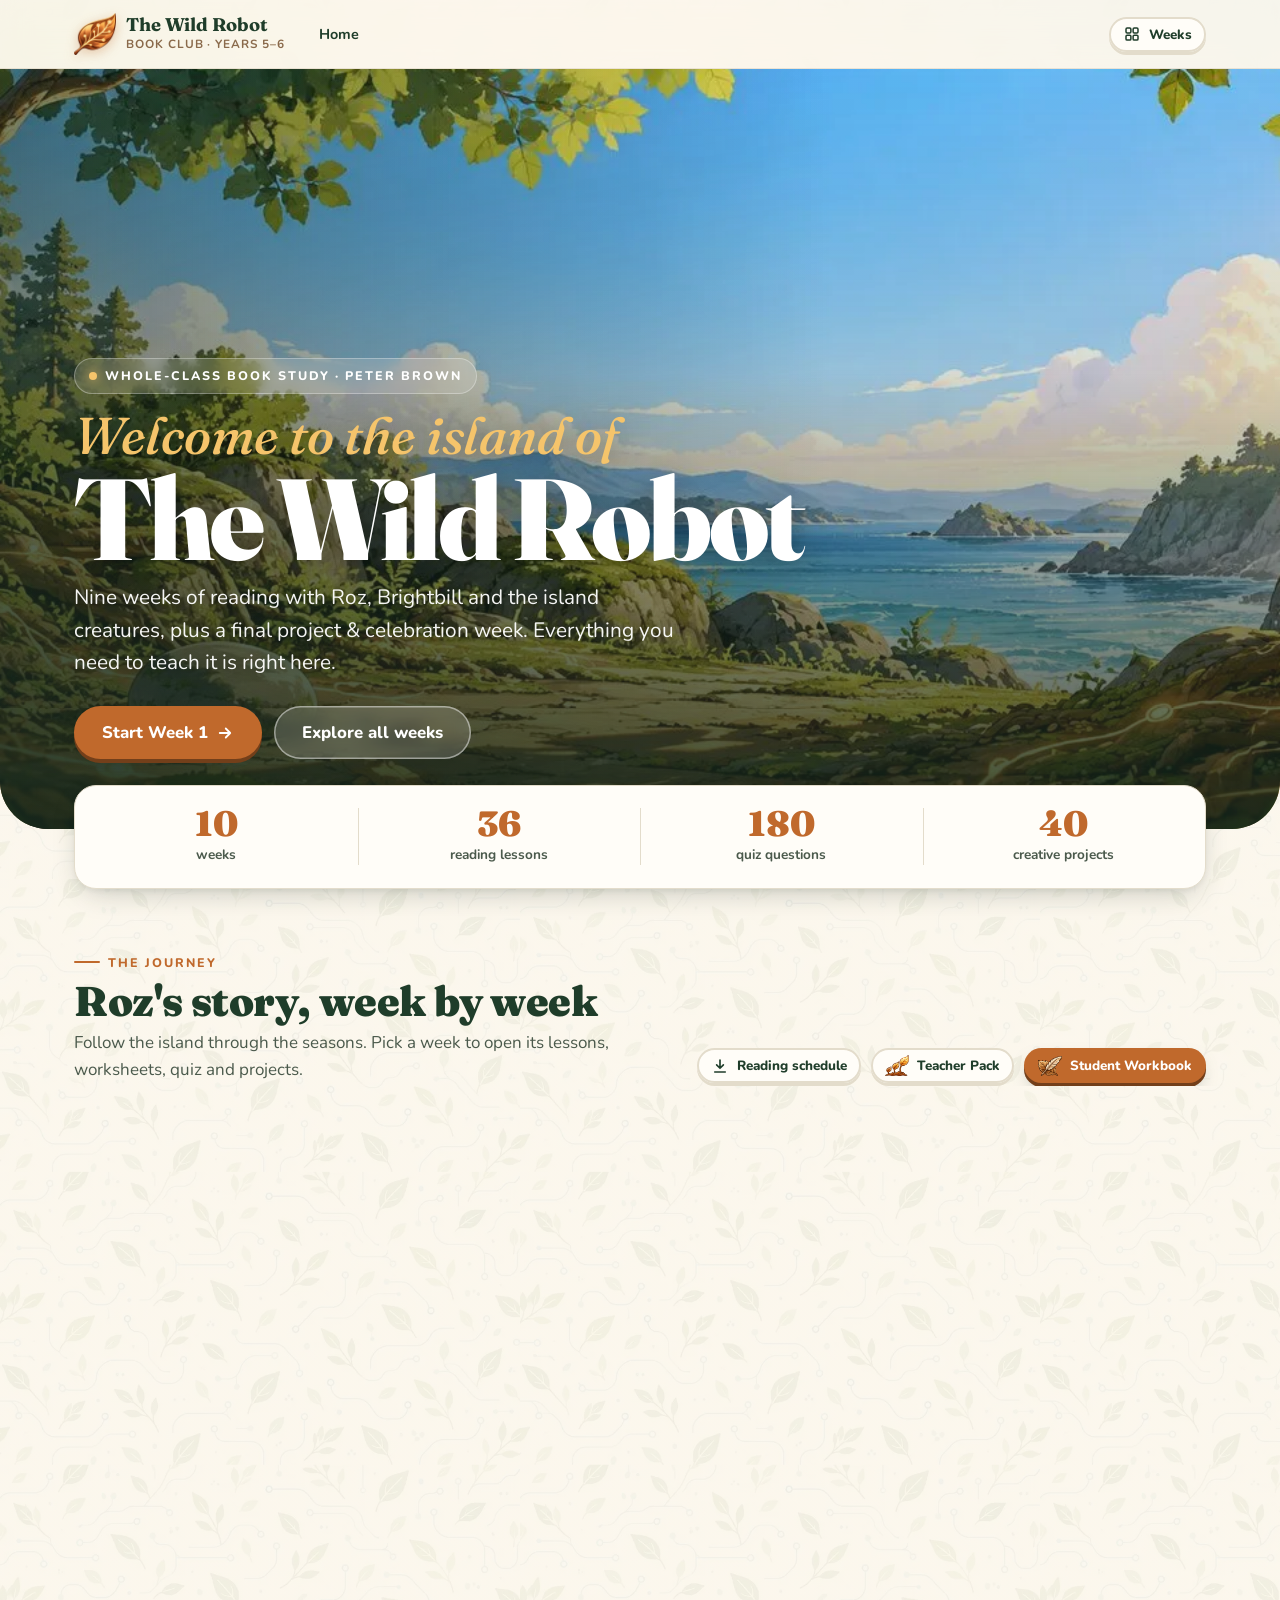
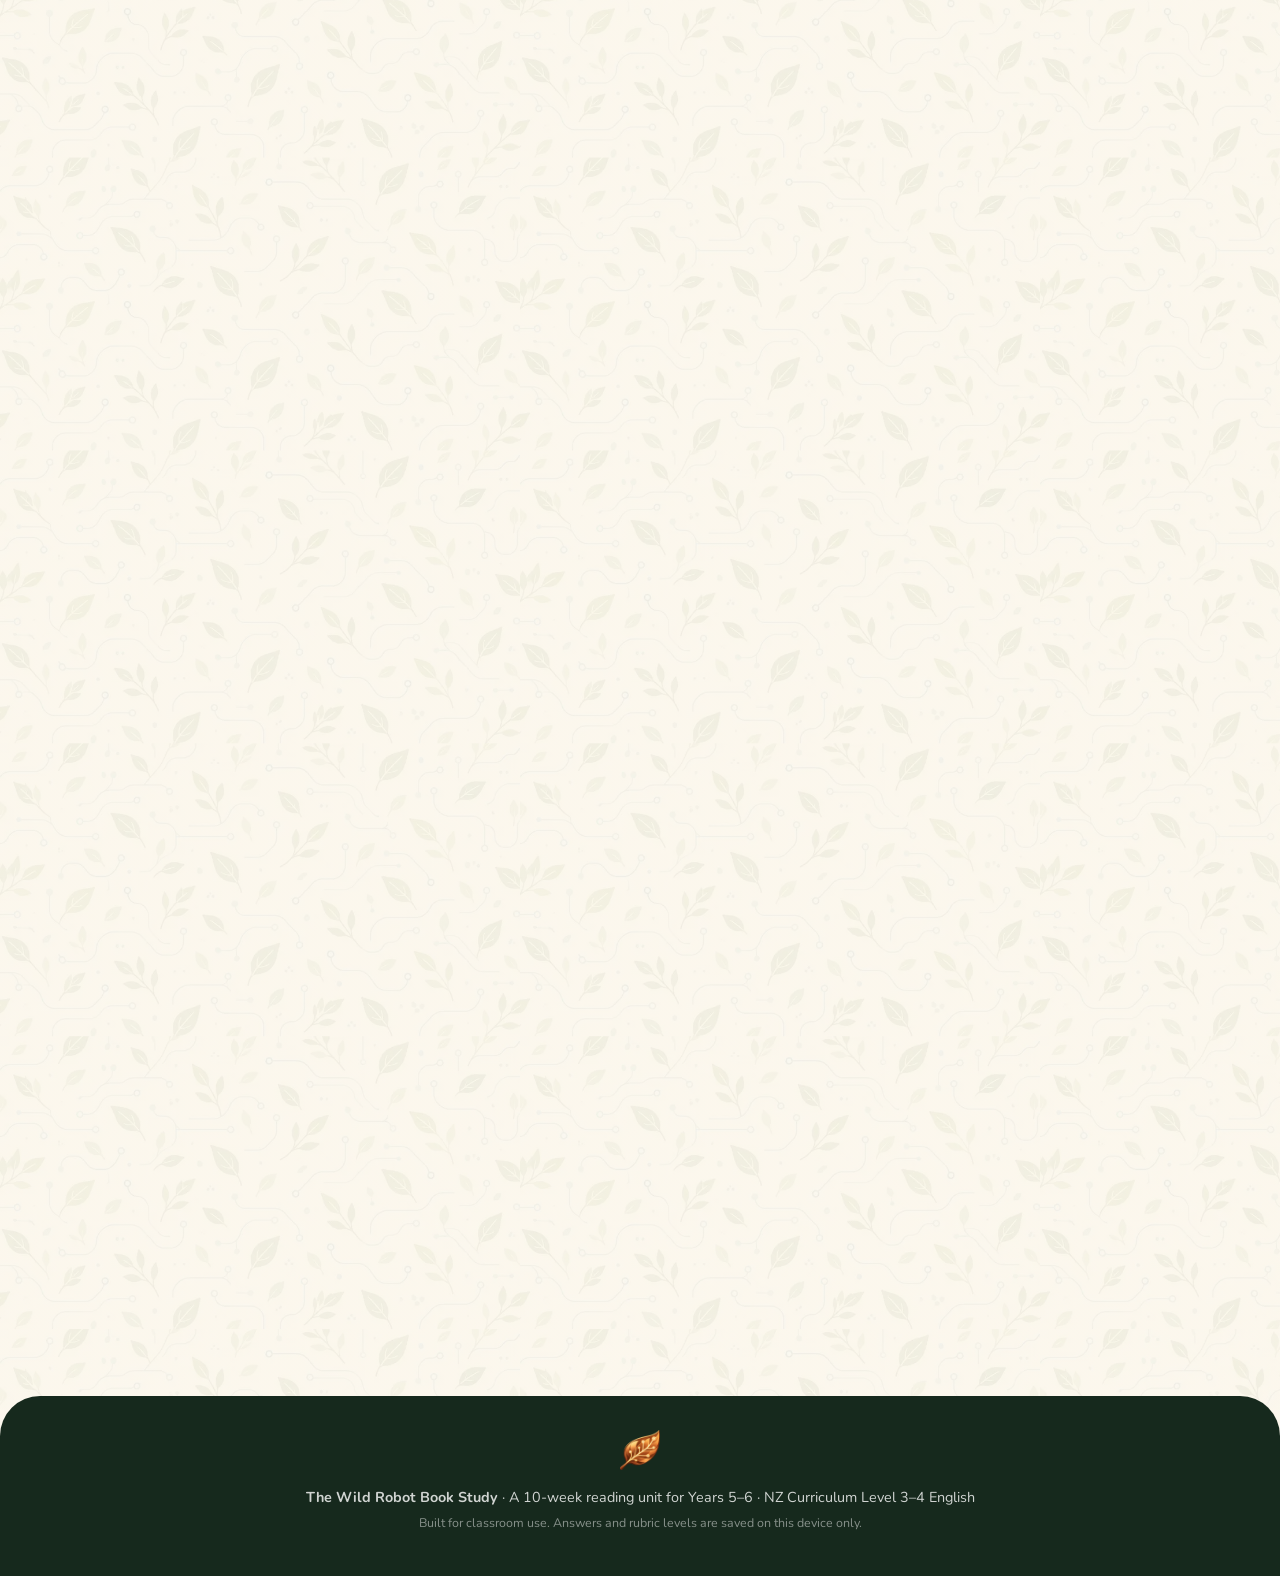
<file: index.html>
<!doctype html>
<html lang="en">
<head>
  <meta charset="UTF-8" />
  <meta name="viewport" content="width=device-width, initial-scale=1.0" />
  <title>The Wild Robot — Book Club</title>
  <link rel="icon" href="images/web/logo-leaf.webp" />
  <link rel="preconnect" href="https://fonts.googleapis.com" />
  <link rel="preconnect" href="https://fonts.gstatic.com" crossorigin />
  <link href="https://fonts.googleapis.com/css2?family=Fraunces:opsz,wght@9..144,500;9..144,700;9..144,900&family=Nunito:wght@400;600;700;800&display=swap" rel="stylesheet" />
  <link rel="stylesheet" href="styles.css" />
</head>
<body>
  <div id="leafLayer" class="leaf-layer" aria-hidden="true"></div>
  <div id="app"></div>
  <footer class="app-footer">
    <div class="footer-inner">
      <img src="images/web/logo-leaf.webp" alt="" />
      <p><b>The Wild Robot Book Study</b> · A 10-week reading unit for Years 5–6 · NZ Curriculum Level 3–4 English</p>
      <p class="footer-small">Built for classroom use. Answers and rubric levels are saved on this device only.</p>
    </div>
  </footer>
  <script src="data.js"></script>
  <script src="app.js"></script>
</body>
</html>
</file>
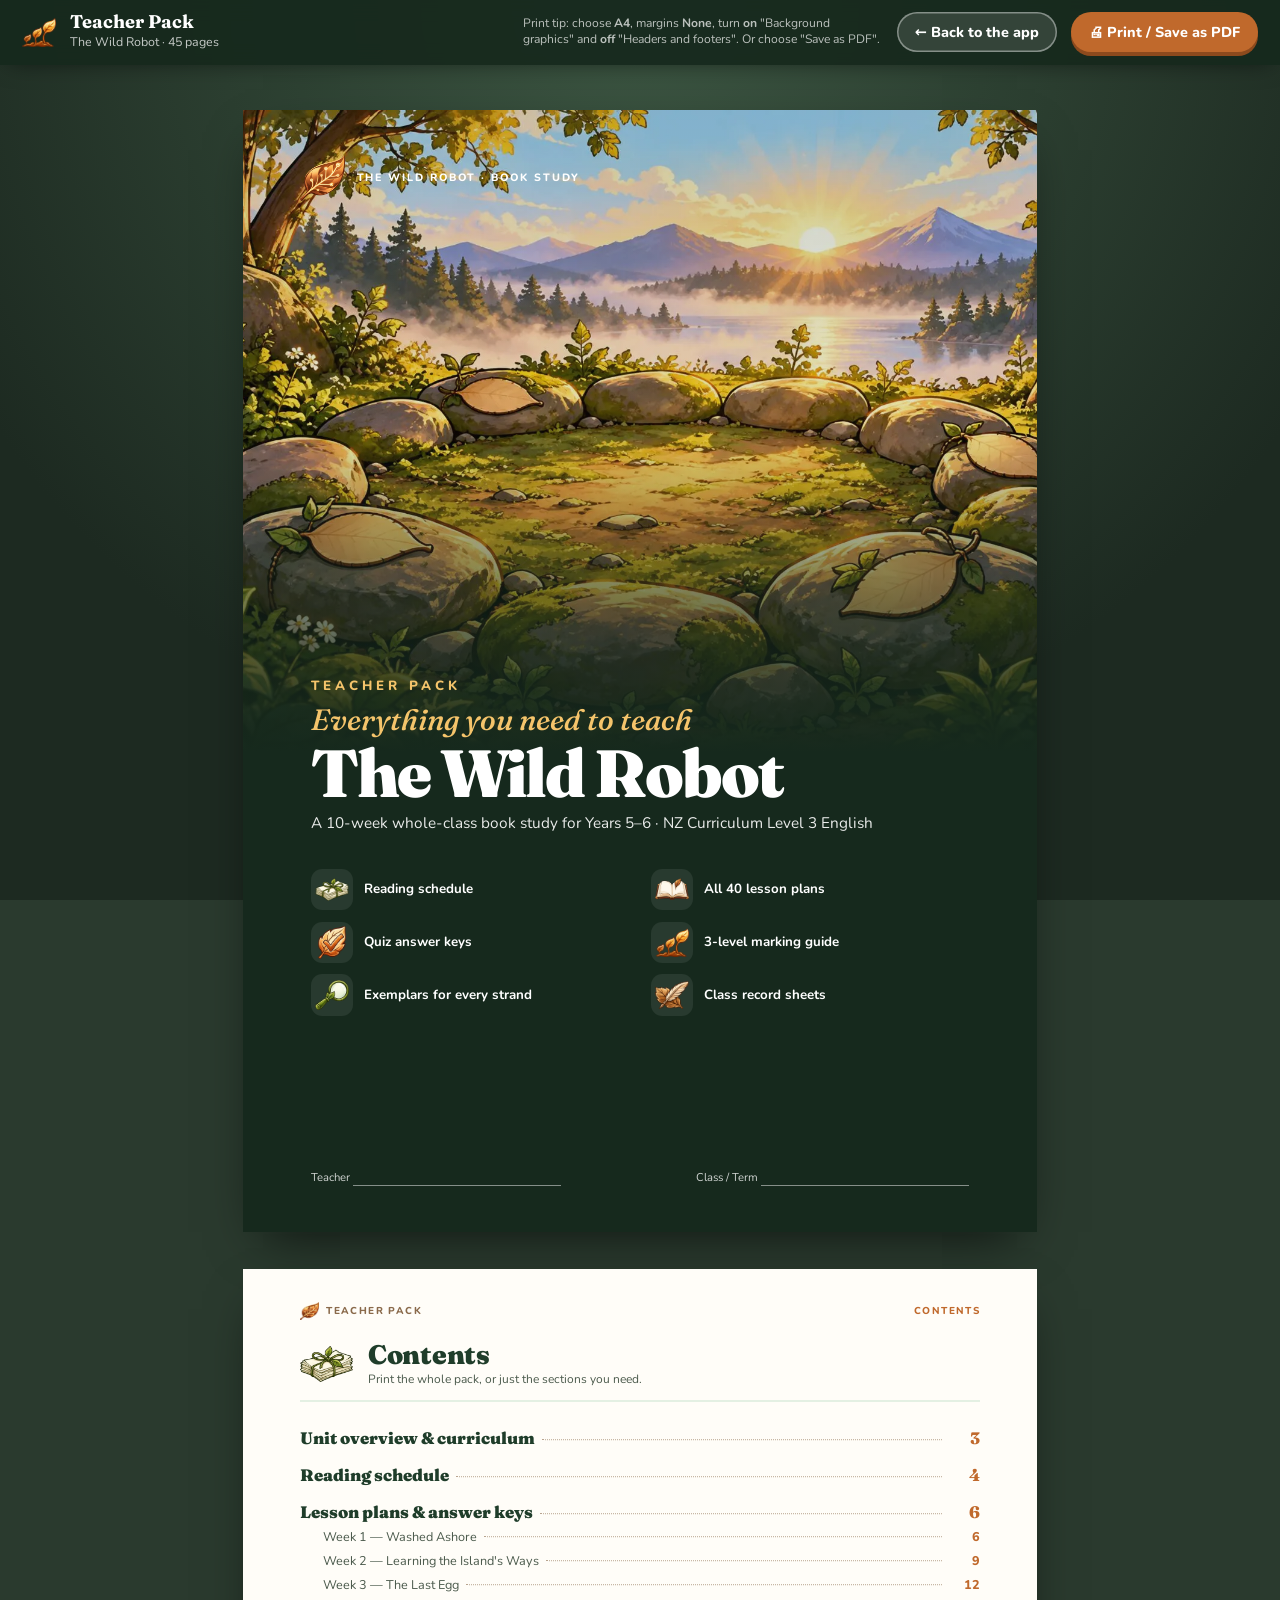
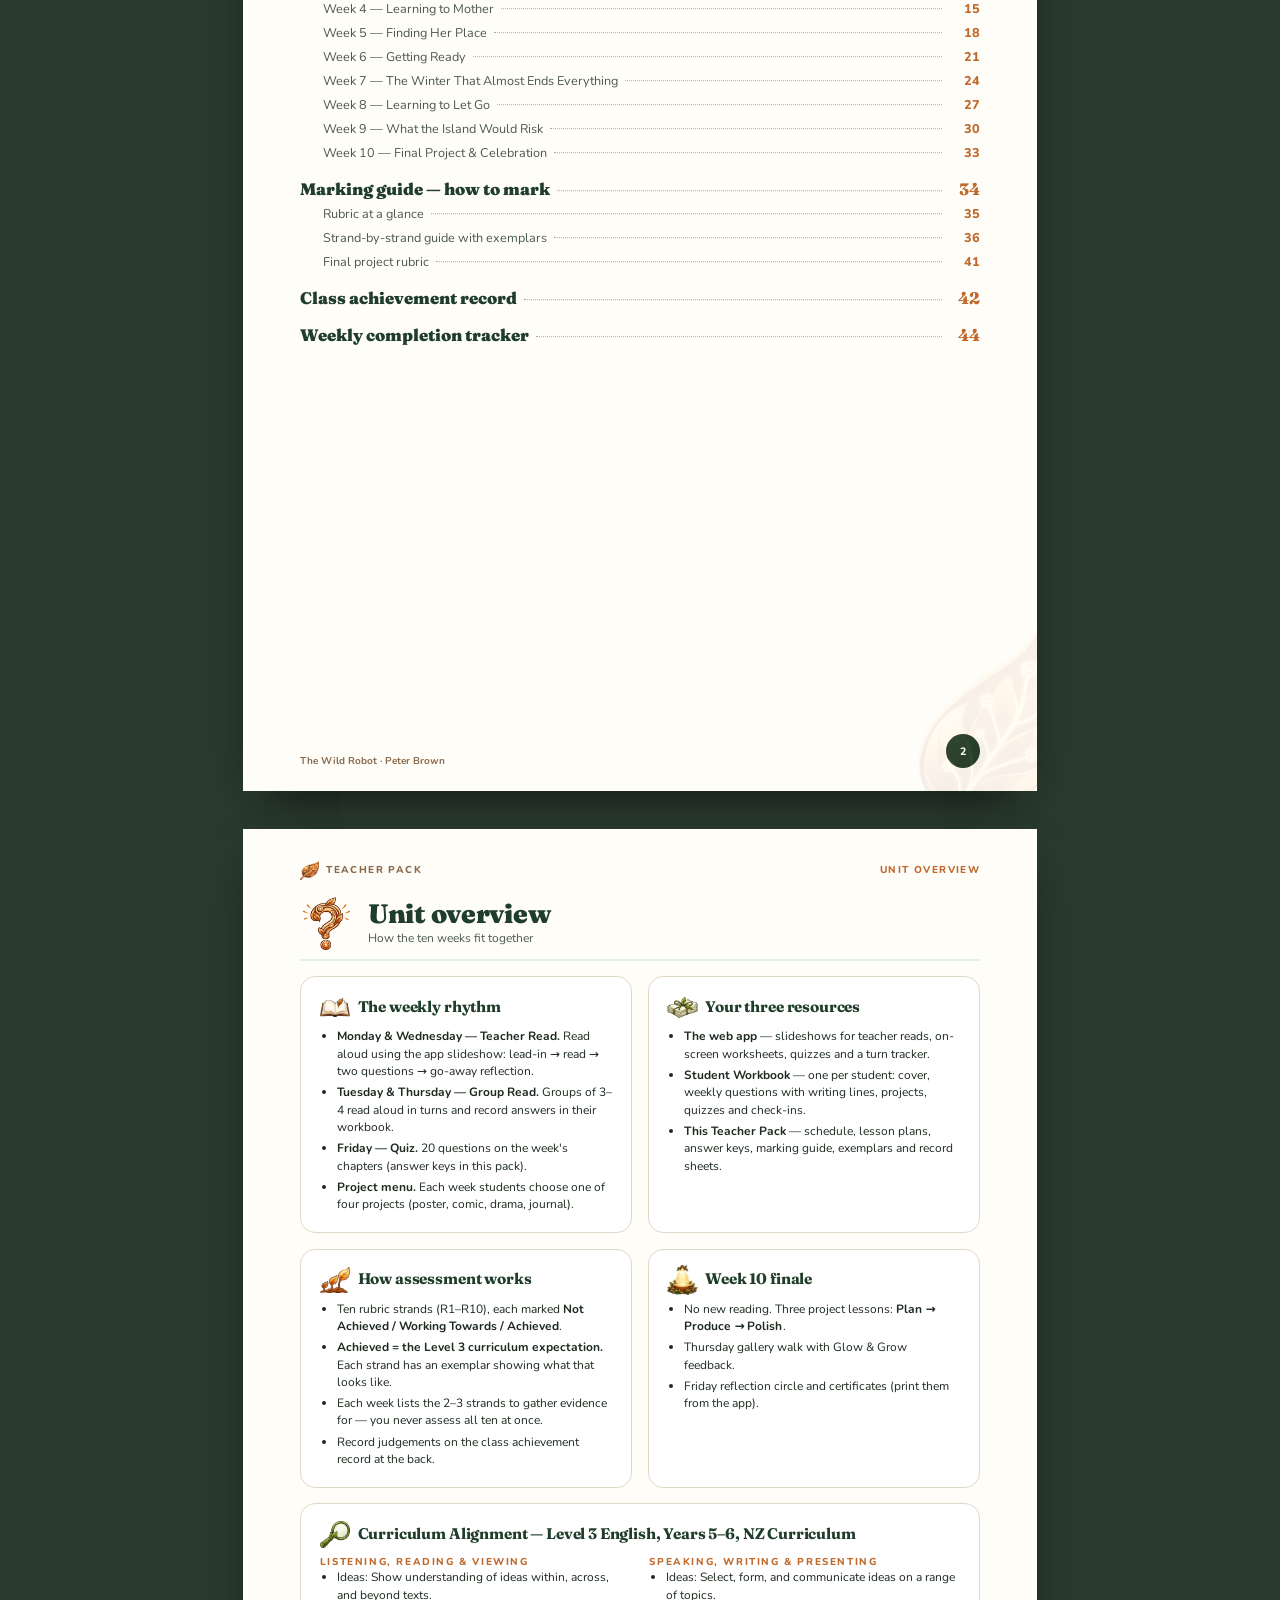
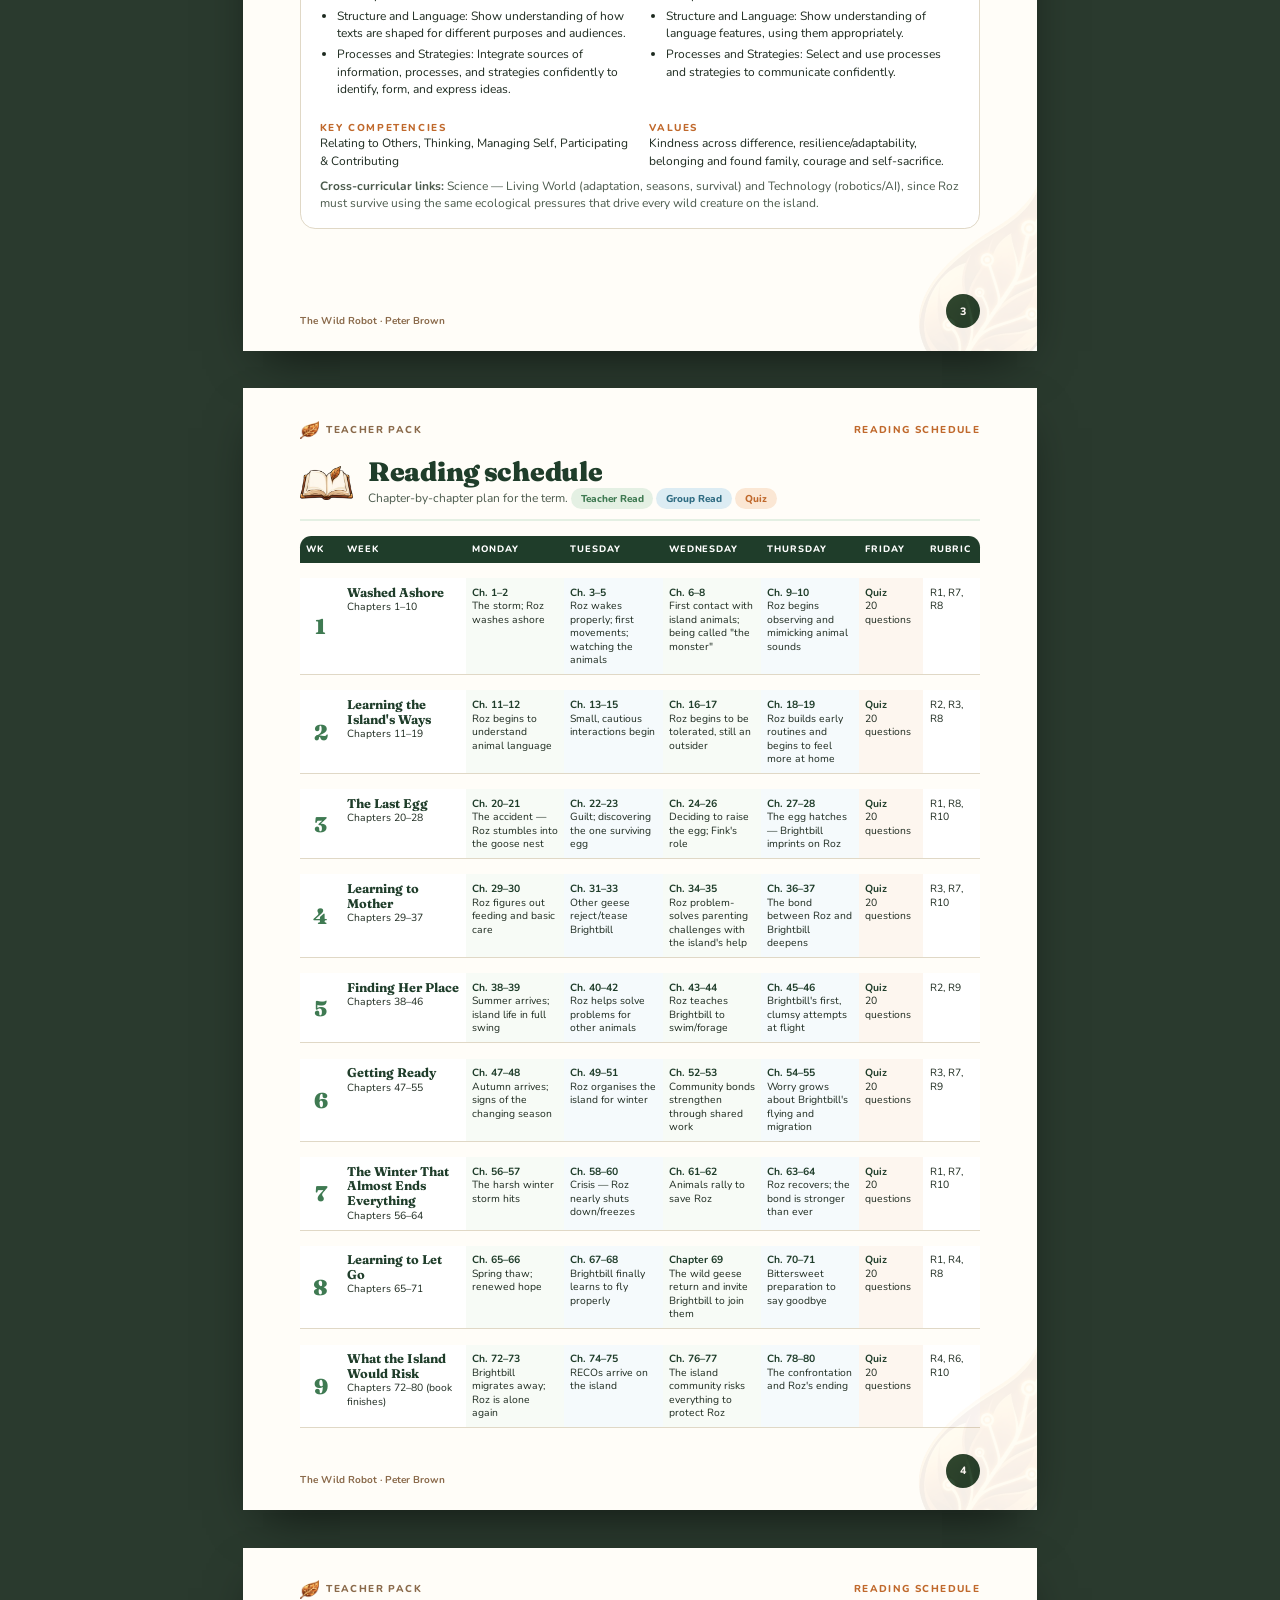
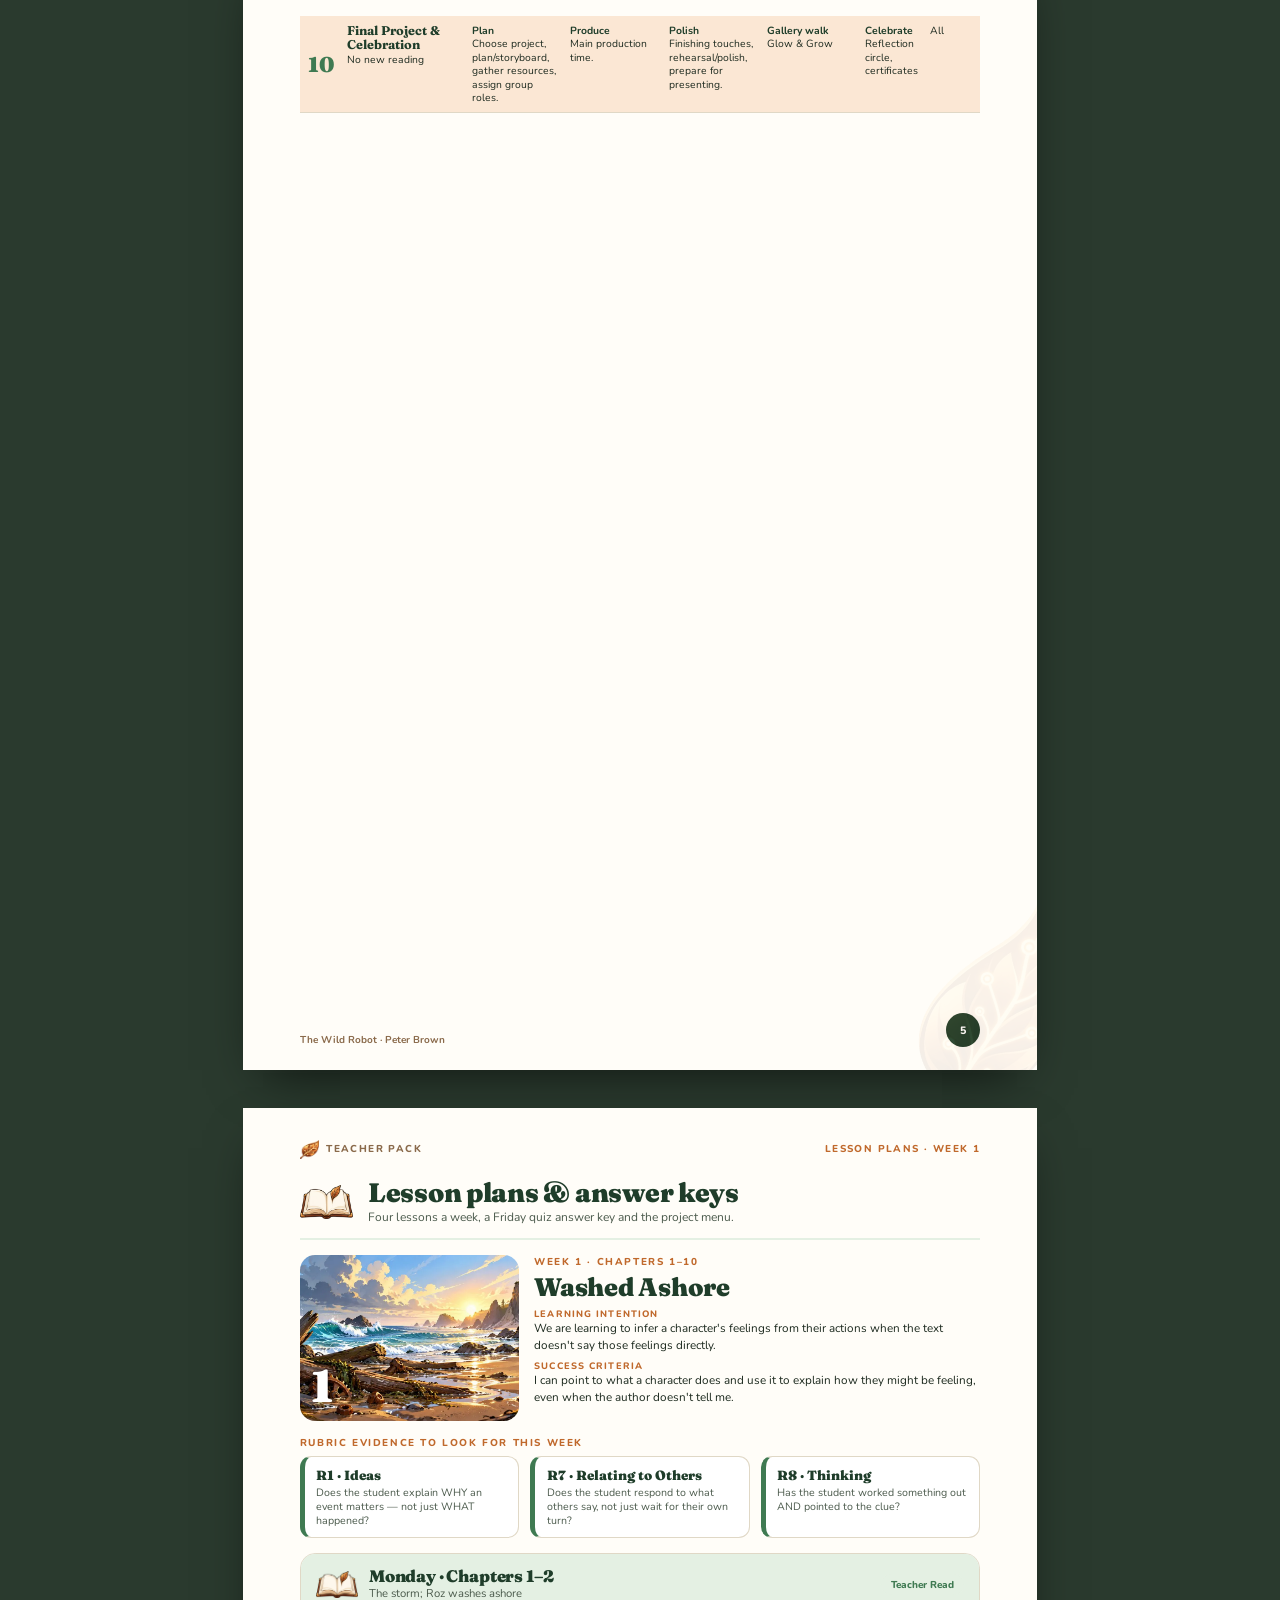
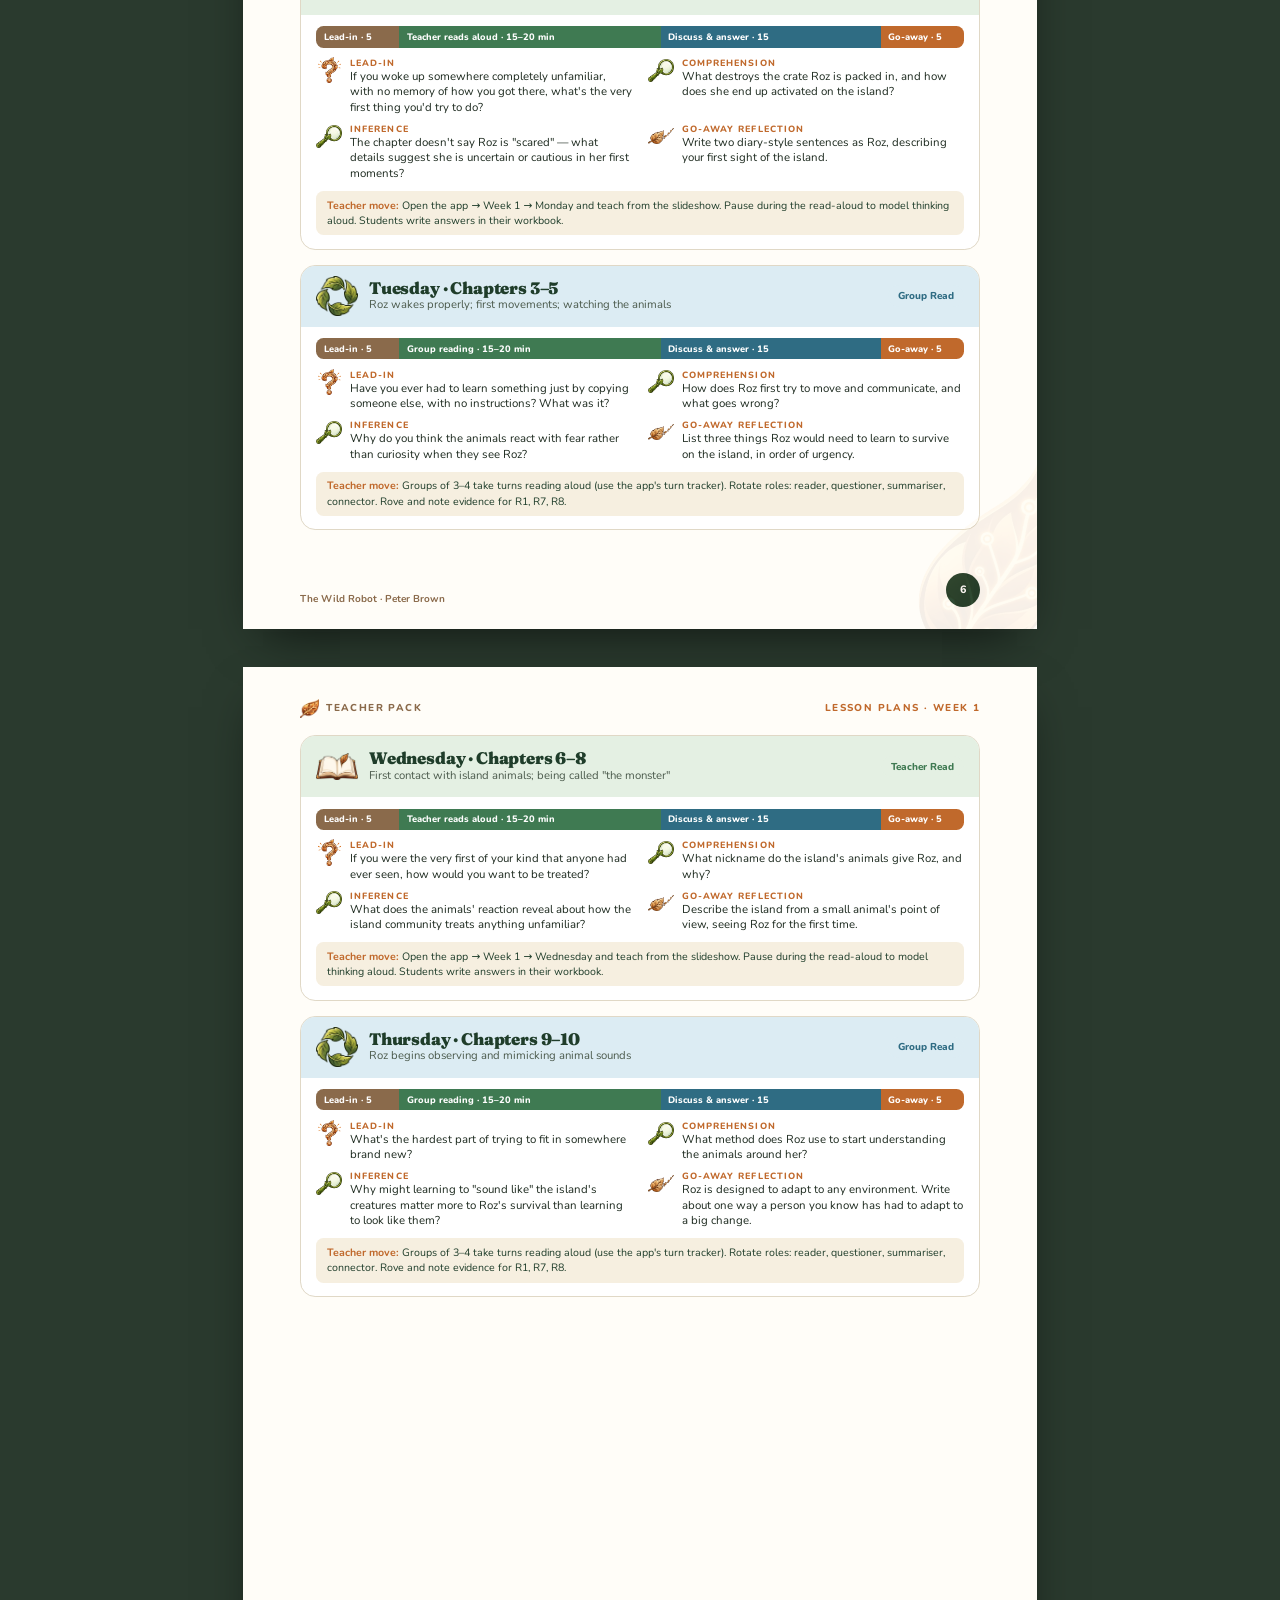
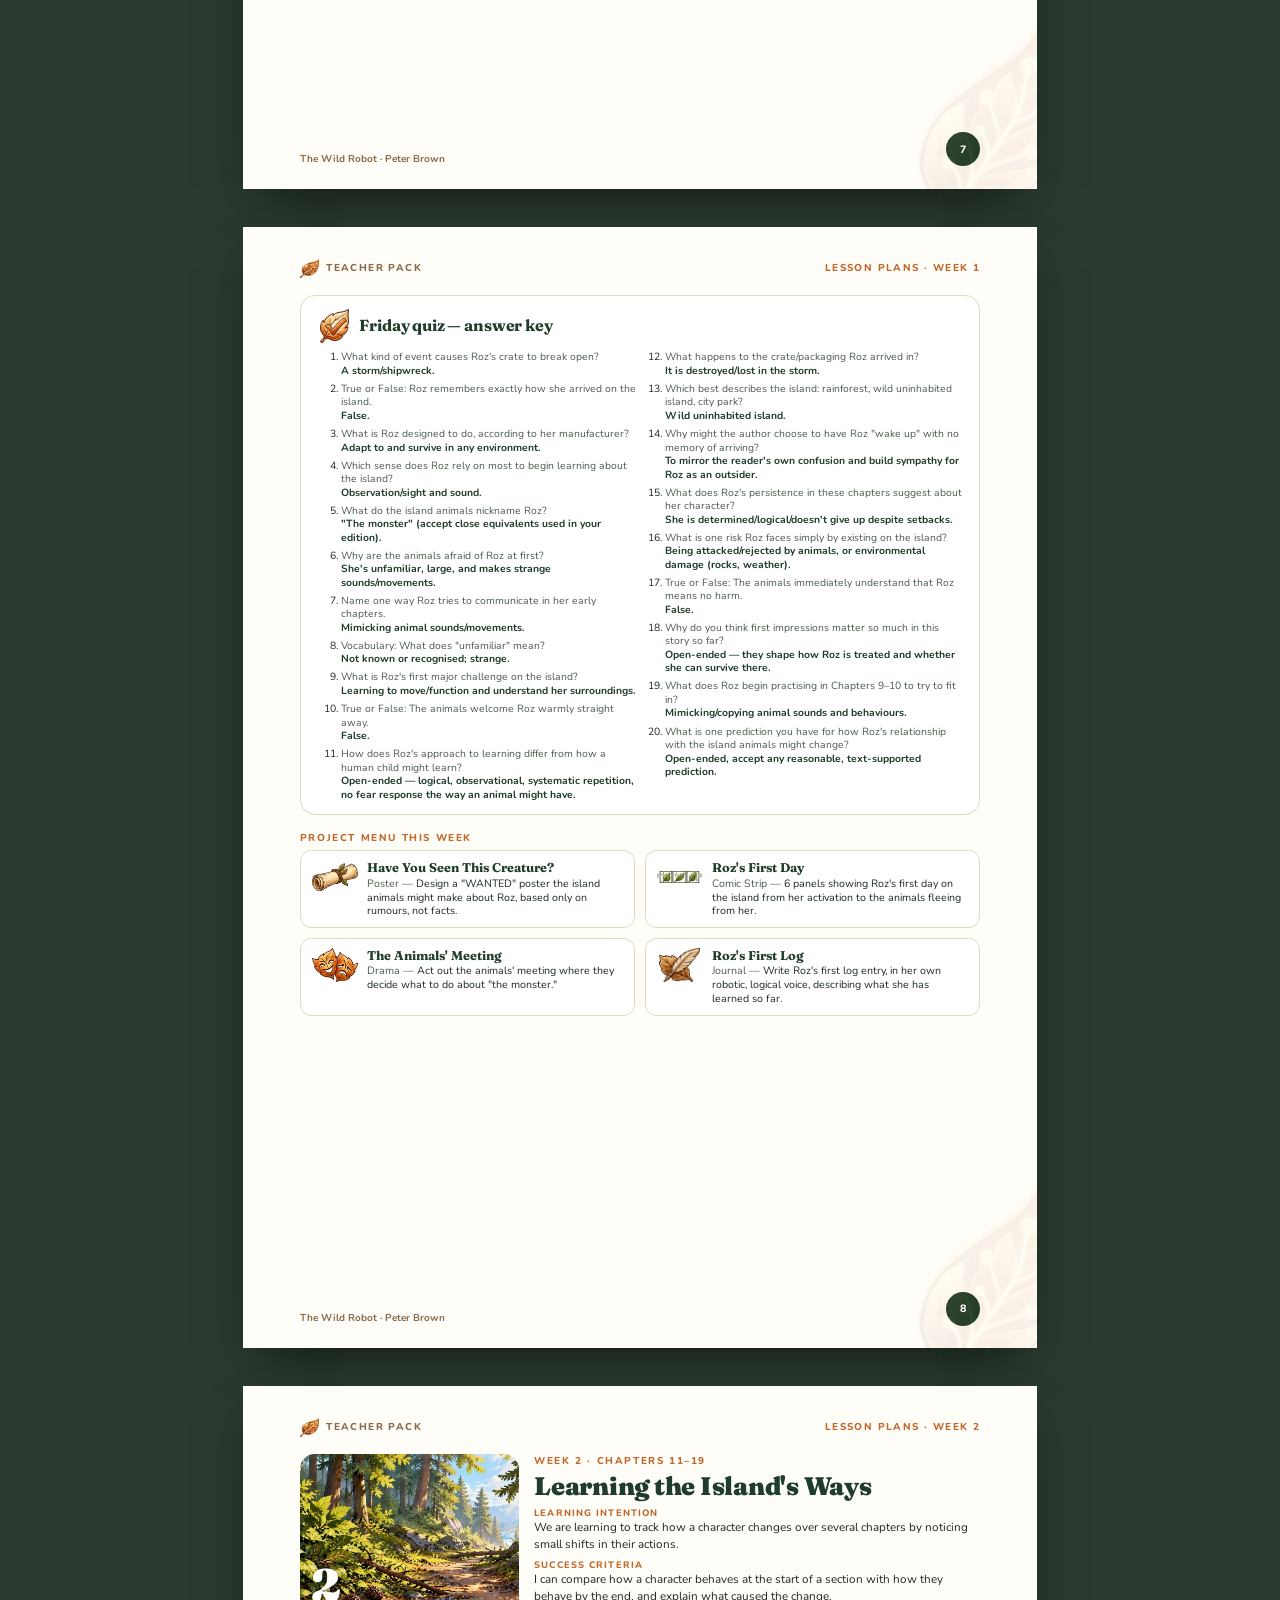
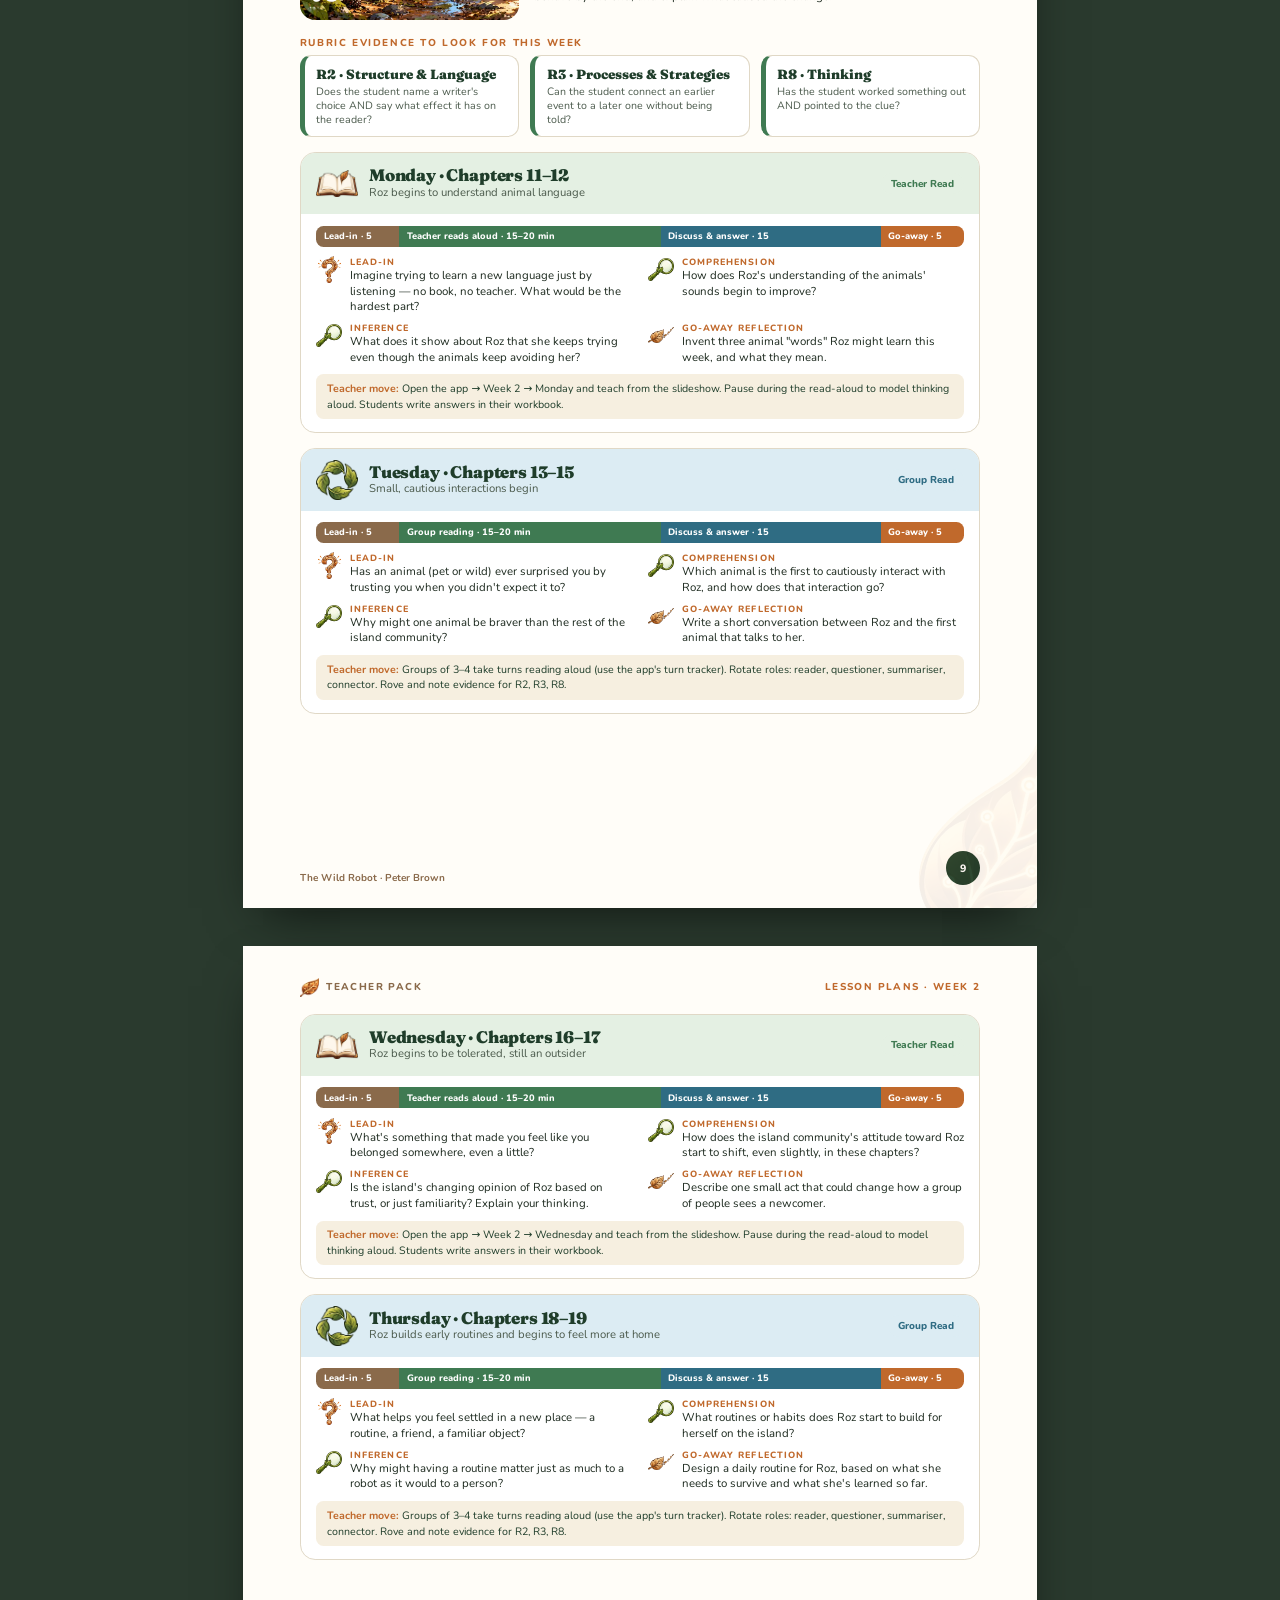
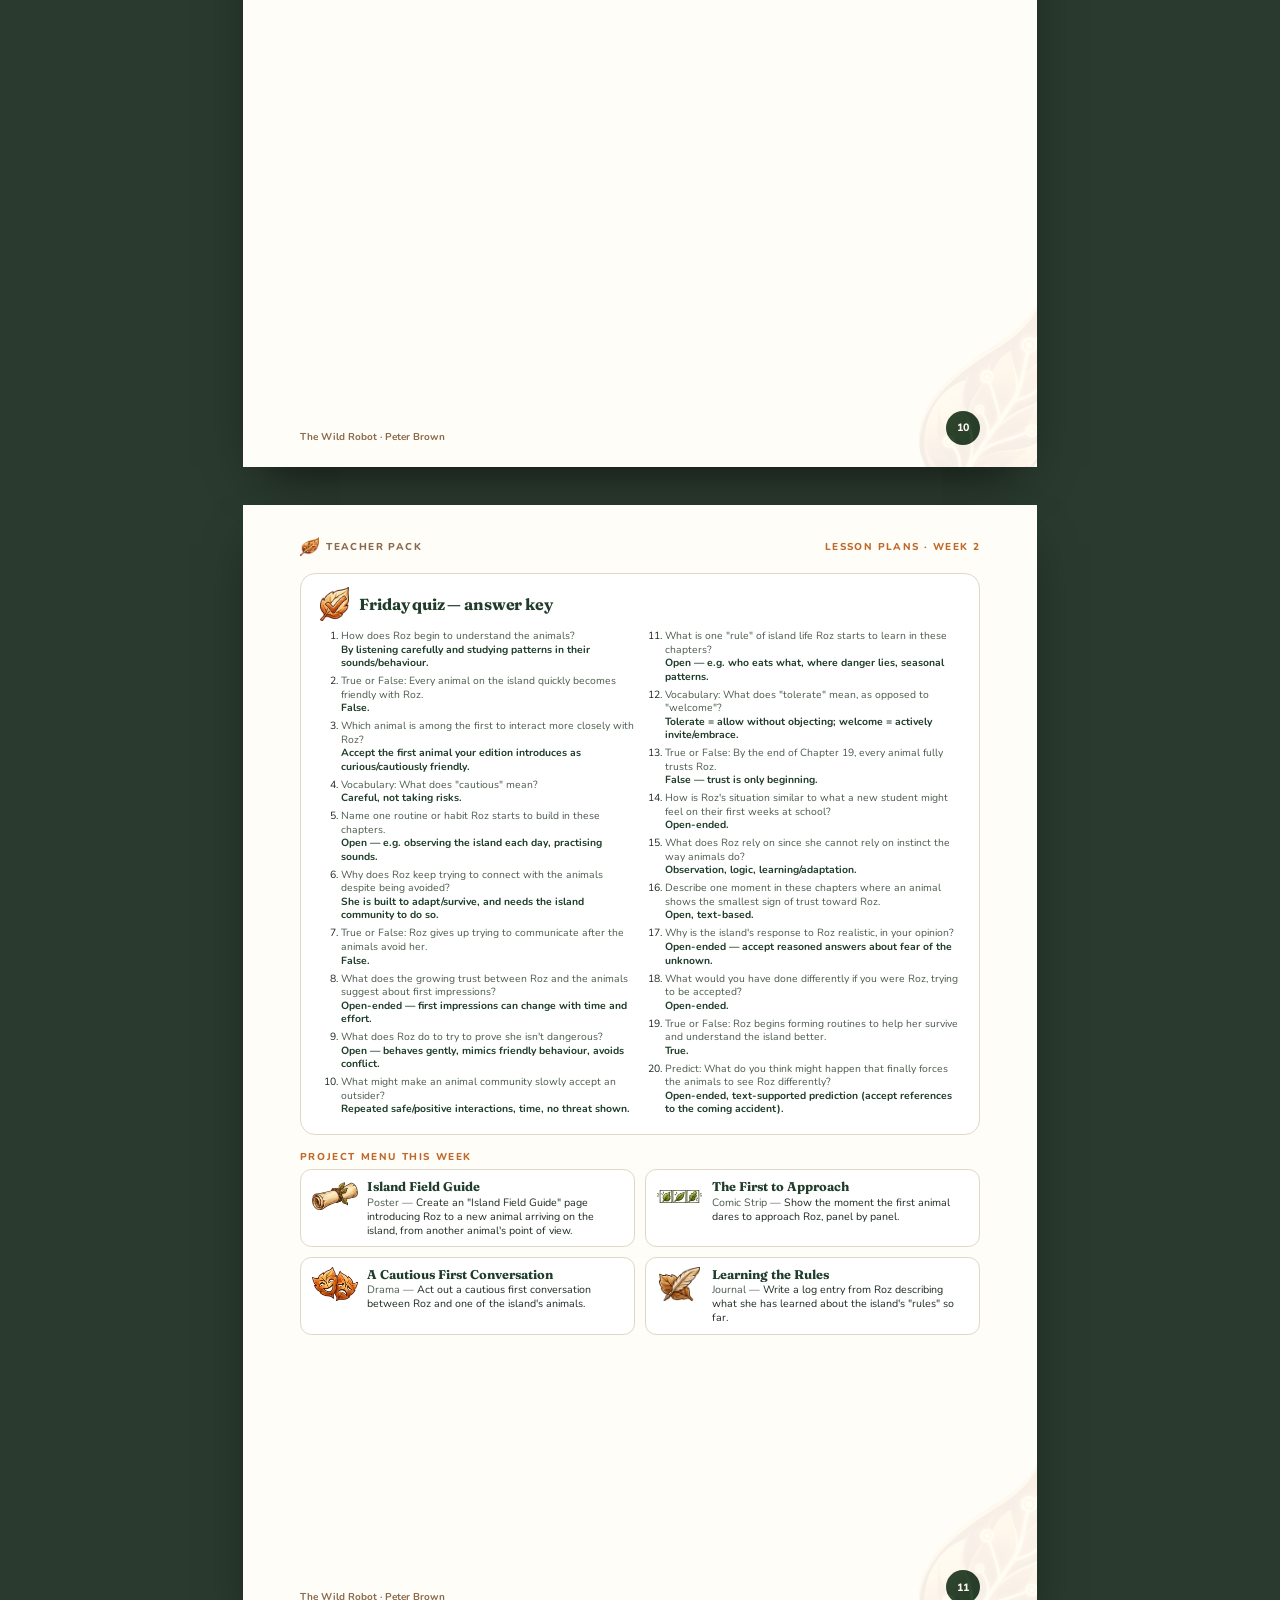
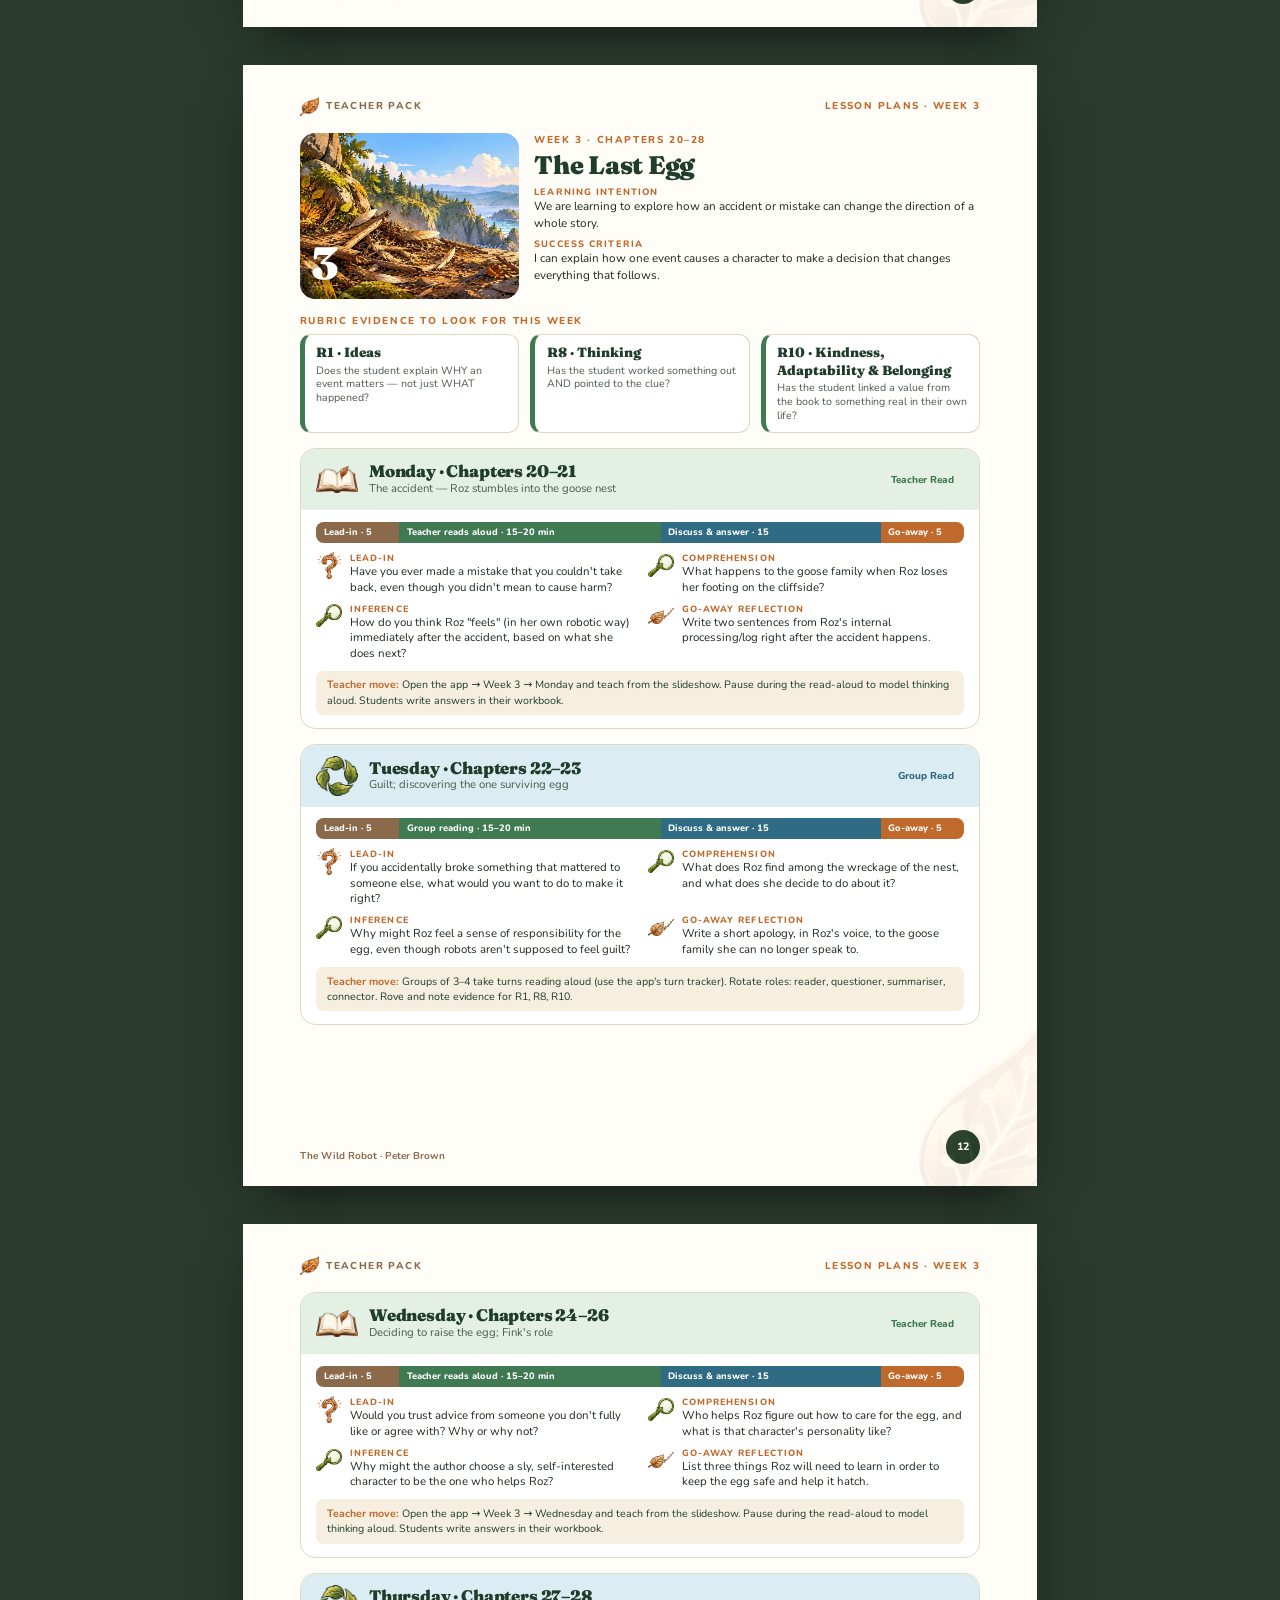
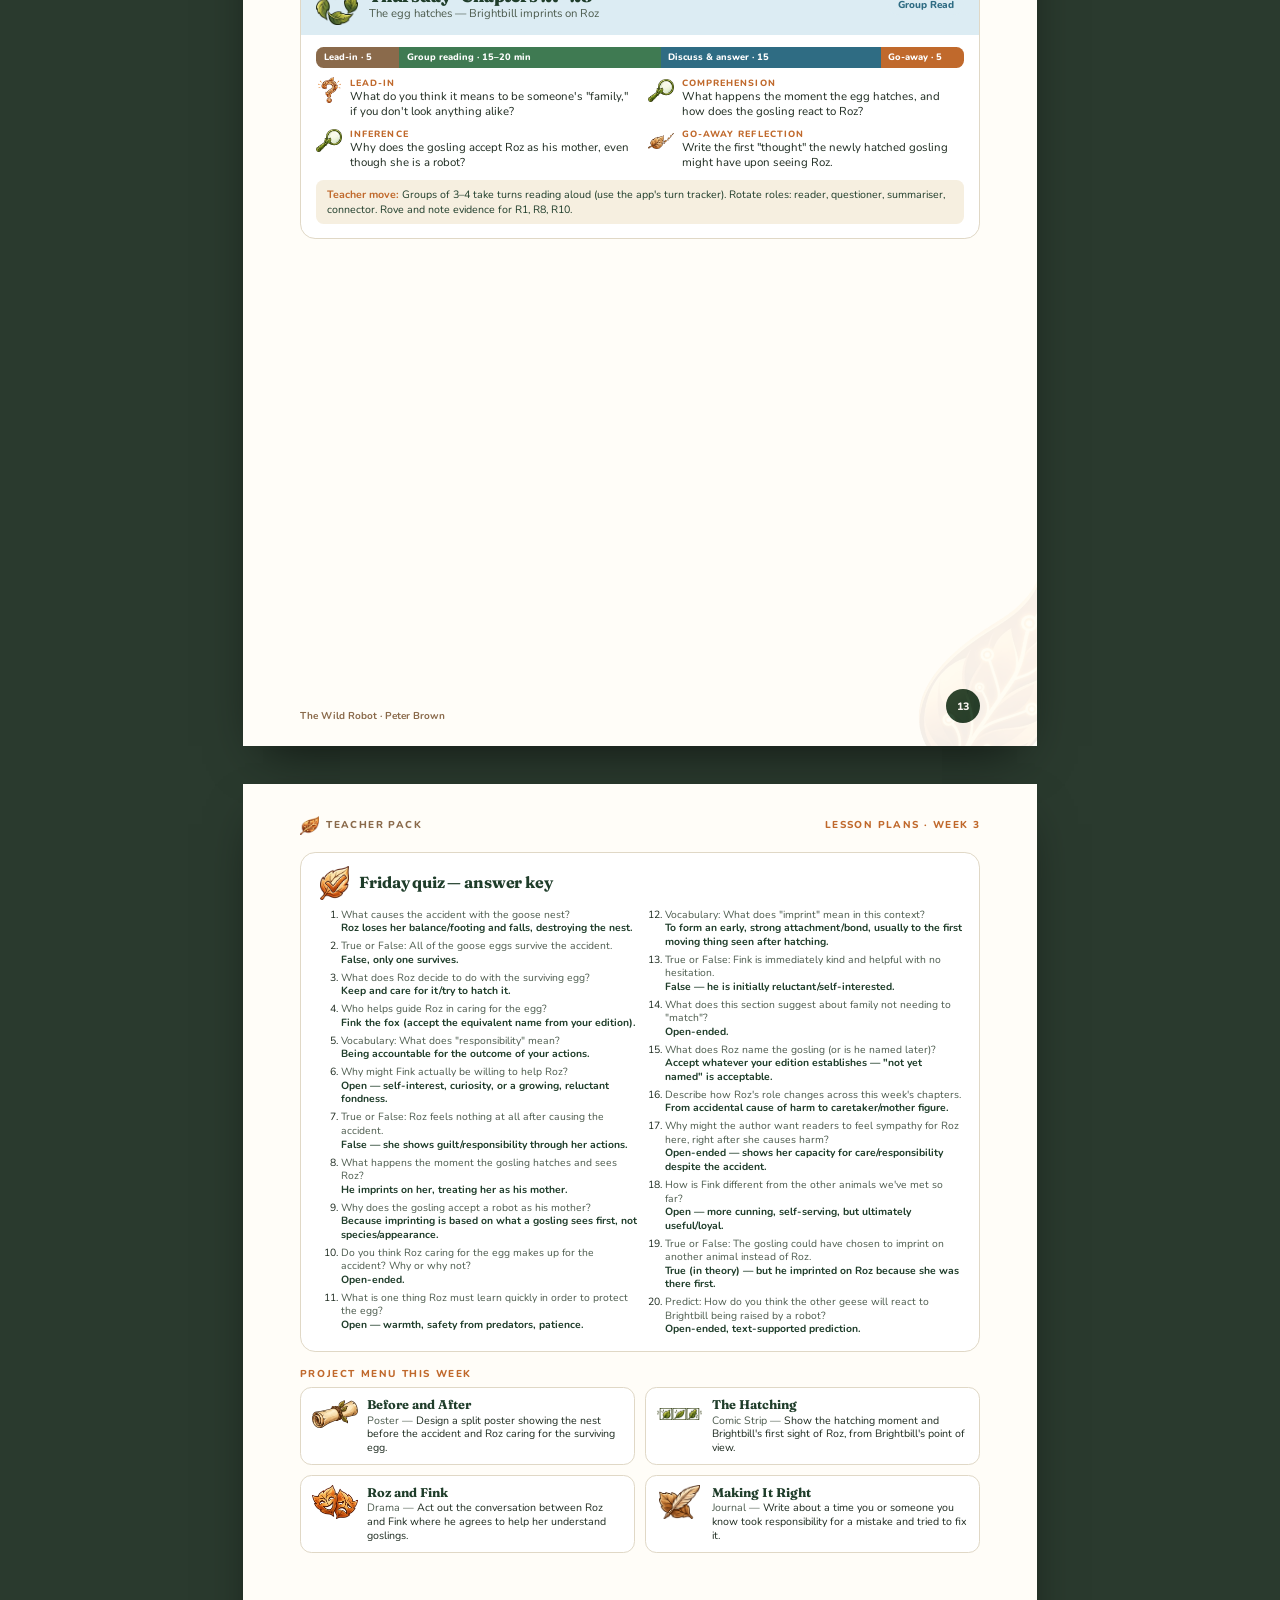
<file: teacher-pack.html>
<!doctype html>
<html lang="en">
<head>
  <meta charset="UTF-8" />
  <meta name="viewport" content="width=device-width, initial-scale=1.0" />
  <title>Teacher Pack</title>
  <link rel="icon" href="images/web/logo-leaf.webp" />
  <link rel="preconnect" href="https://fonts.googleapis.com" />
  <link rel="preconnect" href="https://fonts.gstatic.com" crossorigin />
  <link href="https://fonts.googleapis.com/css2?family=Fraunces:ital,opsz,wght@0,9..144,500;0,9..144,700;0,9..144,900;1,9..144,500;1,9..144,700&family=Nunito:wght@400;600;700;800&display=swap" rel="stylesheet" />
  <link rel="stylesheet" href="book.css" />
</head>
<body data-book="teacher">
  <div class="book-toolbar">
    <img src="images/web/icon-rubric.webp" alt="" />
    <div><b class="tb-title">Teacher Pack</b><span class="sub">The Wild Robot · <span id="pageCount">building pages…</span></span></div>
    <div class="grow"></div>
    <span class="tb-tip">Print tip: choose <b>A4</b>, margins <b>None</b>, turn <b>on</b> "Background graphics" and <b>off</b> "Headers and footers". Or choose "Save as PDF".</span>
    <a class="tb-btn ghost" href="index.html">← Back to the app</a>
    <button class="tb-btn" onclick="window.print()">🖨 Print / Save as PDF</button>
  </div>
  <div class="loading" id="loading">Building your pages…</div>
  <main class="book" id="book"></main>
  <script src="data.js"></script>
  <script src="book.js"></script>
</body>
</html>
</file>
<file: styles.css>
/* ============================================================
   THE WILD ROBOT — BOOK CLUB · "Forest meets circuitry"
   ============================================================ */

:root {
  --forest: #16291d;
  --forest-2: #1f3d2a;
  --moss: #3f7a52;
  --moss-2: #5b9a6a;
  --moss-light: #e4f0e3;
  --fern: #8fbf7a;
  --driftwood: #8a6a4b;
  --bark: #5a4230;
  --copper: #c0692c;
  --copper-2: #e08a45;
  --glow: #f5c46b;
  --copper-light: #fbe7d4;
  --sky: #bfe1ee;
  --sky-2: #7fb7cc;
  --ink: #1d2a1f;
  --ink-soft: #4b5a4c;
  --paper: #fbf6ec;
  --paper-2: #f3ead8;
  --card: #fffdf8;
  --line: #e3dccb;
  --radius: 22px;
  --radius-sm: 14px;
  --shadow-sm: 0 2px 6px rgba(22, 41, 29, 0.08);
  --shadow: 0 10px 30px -10px rgba(22, 41, 29, 0.28), 0 2px 6px rgba(22, 41, 29, 0.06);
  --shadow-lg: 0 30px 60px -20px rgba(22, 41, 29, 0.45);
  --display: "Fraunces", Georgia, "Times New Roman", serif;
  --body: "Nunito", "Segoe UI", system-ui, -apple-system, sans-serif;
  --ease: cubic-bezier(.2, .8, .2, 1);
  --bounce: cubic-bezier(.34, 1.56, .64, 1);

  /* level colours */
  --lv-1: #c8553d;
  --lv-2: #d49a1f;
  --lv-3: #3f7a52;
  --lv-4: #3c7f9a;
}

* { box-sizing: border-box; }
html { scroll-behavior: smooth; }
body {
  margin: 0;
  font-family: var(--body);
  font-size: 17px;
  line-height: 1.55;
  color: var(--ink);
  background-color: var(--paper);
  background-image:
    radial-gradient(1200px 500px at 110% -10%, rgba(191, 225, 238, 0.55), transparent 60%),
    radial-gradient(900px 500px at -10% 10%, rgba(143, 191, 122, 0.25), transparent 60%),
    linear-gradient(rgba(251, 246, 236, 0.78), rgba(251, 246, 236, 0.78)),
    url("images/web/nav-texture.webp");
  background-size: auto, auto, auto, 520px auto;
  background-attachment: fixed, fixed, scroll, scroll;
  min-height: 100vh;
  overflow-x: hidden;
}
img { max-width: 100%; }
h1, h2, h3, h4 { font-family: var(--display); line-height: 1.12; margin: 0; letter-spacing: -0.01em; }
button { font-family: inherit; }
::selection { background: var(--glow); color: var(--forest); }

.wrap { max-width: 1180px; margin: 0 auto; padding: 0 24px; }
main { padding-bottom: 60px; }

/* ---------- falling leaves ---------- */
.leaf-layer { position: fixed; inset: 0; pointer-events: none; z-index: 0; overflow: hidden; }
.leaf-layer i {
  position: absolute; top: -60px; width: 26px; height: 26px;
  background: url("images/web/logo-leaf.webp") center/contain no-repeat;
  opacity: 0.55;
  animation: leaf-fall linear infinite;
}
@keyframes leaf-fall {
  0% { transform: translate3d(0, -60px, 0) rotate(0deg); }
  25% { transform: translate3d(40px, 25vh, 0) rotate(90deg); }
  50% { transform: translate3d(-30px, 50vh, 0) rotate(200deg); }
  75% { transform: translate3d(35px, 75vh, 0) rotate(290deg); }
  100% { transform: translate3d(-10px, 110vh, 0) rotate(380deg); }
}
#app, .app-footer { position: relative; z-index: 1; }

/* ---------- top bar ---------- */
.topbar {
  position: sticky; top: 0; z-index: 50;
  background: rgba(251, 246, 236, 0.78);
  backdrop-filter: saturate(1.4) blur(14px);
  -webkit-backdrop-filter: saturate(1.4) blur(14px);
  border-bottom: 1px solid rgba(138, 106, 75, 0.15);
  transition: box-shadow .3s;
}
.topbar.scrolled { box-shadow: 0 6px 24px -12px rgba(22, 41, 29, 0.35); }
.topbar-inner { display: flex; align-items: center; gap: 18px; height: 68px; }
.brand { display: flex; align-items: center; gap: 10px; cursor: pointer; background: none; border: 0; padding: 0; text-align: left; color: inherit; }
.brand-logo { width: 42px; height: 42px; object-fit: contain; transition: transform .6s var(--bounce); filter: drop-shadow(0 3px 6px rgba(192, 105, 44, .35)); }
.brand:hover .brand-logo { transform: rotate(-18deg) scale(1.1); }
.brand-text b { display: block; font-family: var(--display); font-size: 1.15rem; color: var(--forest-2); line-height: 1.1; }
.brand-text span { font-size: 0.74rem; color: var(--driftwood); font-weight: 700; letter-spacing: .08em; text-transform: uppercase; }

.crumbs { display: flex; align-items: center; gap: 6px; font-size: 0.9rem; color: var(--ink-soft); flex-wrap: wrap; margin-left: 8px; }
.crumbs button { background: none; border: none; color: var(--moss); cursor: pointer; font-weight: 700; padding: 4px 8px; border-radius: 999px; font-size: 0.9rem; }
.crumbs button:hover { background: var(--moss-light); }
.crumbs .sep { opacity: .4; }
.crumbs .here { font-weight: 700; color: var(--forest-2); padding: 4px 8px; }

.topbar-actions { margin-left: auto; display: flex; gap: 8px; align-items: center; }
.week-jump { position: relative; }
.week-jump-menu {
  position: absolute; right: 0; top: calc(100% + 10px);
  background: var(--card); border-radius: 18px; box-shadow: var(--shadow-lg);
  padding: 10px; display: grid; grid-template-columns: repeat(5, 48px); gap: 6px;
  opacity: 0; transform: translateY(-6px) scale(.97); pointer-events: none;
  transition: opacity .2s, transform .25s var(--ease);
  border: 1px solid var(--line);
}
.week-jump.open .week-jump-menu { opacity: 1; transform: none; pointer-events: auto; }
.week-jump-menu button {
  height: 48px; border-radius: 14px; border: 0; cursor: pointer;
  background-size: cover; background-position: center; color: #fff;
  font-family: var(--display); font-weight: 900; font-size: 1.15rem;
  text-shadow: 0 1px 6px rgba(0,0,0,.7); position: relative; overflow: hidden;
  transition: transform .2s var(--bounce);
}
.week-jump-menu button::before { content: ""; position: absolute; inset: 0; background: rgba(22,41,29,.35); transition: background .2s; }
.week-jump-menu button span { position: relative; }
.week-jump-menu button:hover { transform: scale(1.08); }
.week-jump-menu button:hover::before { background: rgba(22,41,29,.1); }
.week-jump-menu button.current { outline: 3px solid var(--copper); outline-offset: 2px; }

/* ---------- buttons ---------- */
.btn {
  --b: var(--moss);
  display: inline-flex; align-items: center; gap: 8px;
  background: var(--b); color: #fff;
  border: none; padding: 11px 20px; border-radius: 999px;
  cursor: pointer; font-size: 0.92rem; font-weight: 800;
  box-shadow: 0 4px 0 0 color-mix(in srgb, var(--b) 60%, #000), 0 8px 18px -8px rgba(22,41,29,.5);
  transition: transform .15s var(--ease), box-shadow .15s var(--ease), background .2s;
  white-space: nowrap; text-decoration: none;
}
.btn:hover { transform: translateY(-2px); box-shadow: 0 6px 0 0 color-mix(in srgb, var(--b) 60%, #000), 0 14px 22px -10px rgba(22,41,29,.55); }
.btn:active { transform: translateY(2px); box-shadow: 0 1px 0 0 color-mix(in srgb, var(--b) 60%, #000); }
.btn.copper { --b: var(--copper); }
.btn.forest { --b: var(--forest-2); }
.btn.ghost {
  background: var(--card); color: var(--forest-2);
  box-shadow: 0 0 0 2px var(--line) inset, 0 3px 0 0 var(--line);
}
.btn.ghost:hover { box-shadow: 0 0 0 2px var(--moss-2) inset, 0 5px 0 0 var(--moss-2); }
.btn.ghost:active { box-shadow: 0 0 0 2px var(--moss-2) inset, 0 1px 0 0 var(--moss-2); }
.btn.glass {
  background: rgba(255,255,255,.16); color: #fff; backdrop-filter: blur(8px);
  box-shadow: 0 0 0 1.5px rgba(255,255,255,.45) inset;
}
.btn.glass:hover { background: rgba(255,255,255,.28); box-shadow: 0 0 0 1.5px rgba(255,255,255,.7) inset; }
.btn.small { padding: 8px 14px; font-size: 0.84rem; }
.btn.big { padding: 15px 28px; font-size: 1.05rem; }
.btn:disabled { opacity: .35; cursor: not-allowed; transform: none !important; }
.btn-icon { width: 24px; height: 24px; object-fit: contain; margin: -4px 0; }
.btn .svg { width: 18px; height: 18px; flex: none; }
.btn.active { --b: var(--forest-2); }

.toolbar { display: flex; gap: 10px; flex-wrap: wrap; align-items: center; }

/* ---------- HOME HERO ---------- */
.home-hero {
  position: relative; min-height: min(88vh, 760px);
  display: flex; align-items: flex-end;
  color: #fff; overflow: hidden;
  border-radius: 0 0 48px 48px;
  isolation: isolate;
}
.home-hero .bg {
  position: absolute; inset: -40px 0 0 0; z-index: -2;
  background: url("images/web/hero-banner.webp") center 40%/cover no-repeat;
  animation: kenburns 30s ease-in-out infinite alternate;
  will-change: transform;
}
@keyframes kenburns { from { transform: scale(1.05) translateY(0); } to { transform: scale(1.18) translate(-2%, -1%); } }
.home-hero::after {
  content: ""; position: absolute; inset: 0; z-index: -1;
  background:
    linear-gradient(180deg, rgba(22,41,29,.05) 0%, rgba(22,41,29,.15) 40%, rgba(22,41,29,.85) 100%),
    linear-gradient(90deg, rgba(22,41,29,.55), transparent 65%);
}
.hero-content { padding-top: 120px; padding-bottom: 70px; width: 100%; }
.eyebrow {
  display: inline-flex; align-items: center; gap: 8px;
  font-weight: 800; font-size: 0.78rem; letter-spacing: .16em; text-transform: uppercase;
  background: rgba(255,255,255,.14); backdrop-filter: blur(8px);
  padding: 7px 14px; border-radius: 999px; border: 1px solid rgba(255,255,255,.3);
}
.eyebrow .dot { width: 8px; height: 8px; border-radius: 50%; background: var(--glow); box-shadow: 0 0 12px var(--glow); animation: pulse 2s infinite; }
@keyframes pulse { 50% { opacity: .4; } }
.home-hero h1 {
  font-size: clamp(3rem, 9vw, 7.2rem); font-weight: 900; margin: 18px 0 10px;
  line-height: .92; letter-spacing: -0.03em;
  text-shadow: 0 4px 30px rgba(0,0,0,.35);
}
.home-hero h1 em { font-style: italic; font-weight: 500; color: var(--glow); display: block; font-size: .45em; letter-spacing: 0; margin-bottom: 6px; }
.home-hero .lede { font-size: clamp(1.05rem, 2vw, 1.3rem); max-width: 620px; opacity: .95; margin: 0 0 28px; text-shadow: 0 2px 10px rgba(0,0,0,.4); }
.hero-ctas { display: flex; gap: 12px; flex-wrap: wrap; }

.stats-strip {
  position: relative; margin-top: -44px; z-index: 3;
  display: grid; grid-template-columns: repeat(4, 1fr);
  background: var(--card); border-radius: var(--radius); box-shadow: var(--shadow);
  overflow: hidden; border: 1px solid var(--line);
}
.stat { padding: 20px 22px; text-align: center; position: relative; }
.stat + .stat::before { content: ""; position: absolute; left: 0; top: 22%; bottom: 22%; width: 1px; background: var(--line); }
.stat b { display: block; font-family: var(--display); font-size: 2.2rem; font-weight: 900; color: var(--copper); line-height: 1; }
.stat span { font-size: .85rem; font-weight: 700; color: var(--ink-soft); }

/* ---------- section headings ---------- */
.section-head { display: flex; align-items: flex-end; justify-content: space-between; gap: 18px; margin: 64px 0 24px; flex-wrap: wrap; }
.section-head .kicker { font-weight: 800; font-size: .78rem; letter-spacing: .16em; text-transform: uppercase; color: var(--copper); display: flex; align-items: center; gap: 8px; margin-bottom: 6px; }
.section-head .kicker::before { content: ""; width: 26px; height: 2px; background: currentColor; border-radius: 2px; }
.section-head h2 { font-size: clamp(1.8rem, 3.6vw, 2.6rem); color: var(--forest-2); font-weight: 900; }
.section-head h2 .heading-icon { width: 54px; height: 54px; object-fit: contain; vertical-align: middle; margin-right: 6px; }
.section-head p { margin: 6px 0 0; color: var(--ink-soft); max-width: 560px; }

/* ---------- journey (week cards) ---------- */
.seasons { display: flex; gap: 8px; flex-wrap: wrap; margin-bottom: 18px; }
.season-chip { font-size: .78rem; font-weight: 800; padding: 6px 12px; border-radius: 999px; background: var(--card); border: 1px solid var(--line); color: var(--ink-soft); }
.season-chip i { font-style: normal; margin-right: 4px; }

.weeks-grid { display: grid; grid-template-columns: repeat(auto-fill, minmax(240px, 1fr)); gap: 22px; }
@media (min-width: 1140px) {
  .weeks-grid { grid-template-columns: repeat(5, 1fr); gap: 18px; }
  .weeks-grid .week-card h3 { font-size: 1.15rem; }
  .weeks-grid .week-card .thumb { height: 130px; }
  .weeks-grid .week-card .num { top: 100px; width: 52px; height: 52px; font-size: 1.45rem; }
}
.week-card {
  position: relative; border-radius: var(--radius); overflow: hidden; cursor: pointer;
  background: var(--card); box-shadow: var(--shadow); border: 0; padding: 0; text-align: left;
  color: inherit; display: flex; flex-direction: column;
  transition: transform .35s var(--ease), box-shadow .35s var(--ease);
}
.week-card:hover, .week-card:focus-visible { transform: translateY(-8px) rotate(-.4deg); box-shadow: var(--shadow-lg); outline: none; }
.week-card .thumb { height: 150px; position: relative; overflow: hidden; }
.week-card .thumb div { position: absolute; inset: 0; background-size: cover; background-position: center; transition: transform .8s var(--ease); }
.week-card:hover .thumb div { transform: scale(1.12); }
.week-card .thumb::after { content: ""; position: absolute; inset: 0; background: linear-gradient(180deg, transparent 40%, rgba(22,41,29,.55)); }
.week-card .num {
  position: absolute; left: 16px; top: 120px; z-index: 2;
  width: 58px; height: 58px; border-radius: 18px;
  background: var(--forest-2); color: #fff;
  display: grid; place-items: center;
  font-family: var(--display); font-weight: 900; font-size: 1.6rem;
  box-shadow: 0 8px 18px -6px rgba(22,41,29,.6), 0 0 0 4px var(--card);
  transform: rotate(-6deg); transition: transform .4s var(--bounce);
}
.week-card:hover .num { transform: rotate(4deg) scale(1.08); }
.week-card .num small { position: absolute; top: 5px; font-family: var(--body); font-size: .5rem; letter-spacing: .12em; opacity: .7; font-weight: 800; }
.week-card.w10 .num { background: linear-gradient(135deg, var(--copper), var(--glow)); }
.week-card .chap-pill {
  position: absolute; right: 12px; top: 12px; z-index: 2;
  background: rgba(255,255,255,.9); color: var(--forest-2);
  font-size: .72rem; font-weight: 800; padding: 5px 10px; border-radius: 999px;
}
.week-card .visited {
  position: absolute; right: 12px; bottom: 12px; z-index: 2;
  background: var(--glow); color: var(--forest); font-size: .7rem; font-weight: 800;
  padding: 4px 9px; border-radius: 999px;
}
.week-card .body { padding: 34px 20px 20px; flex: 1; display: flex; flex-direction: column; }
.week-card h3 { font-size: 1.3rem; color: var(--forest-2); margin-bottom: 8px; }
.week-card .theme { margin: 0; font-size: .9rem; color: var(--ink-soft); flex: 1; }
.week-card .go { margin-top: 14px; font-weight: 800; font-size: .85rem; color: var(--copper); display: flex; align-items: center; gap: 6px; }
.week-card .go span { transition: transform .3s var(--ease); display: inline-block; }
.week-card:hover .go span { transform: translateX(6px); }

/* ---------- toolkit ---------- */
.toolkit { display: grid; grid-template-columns: repeat(auto-fill, minmax(210px, 1fr)); gap: 18px; }
.tool {
  background: var(--card); border-radius: var(--radius); padding: 22px 20px 20px;
  box-shadow: var(--shadow-sm); border: 1px solid var(--line); cursor: pointer; text-align: left;
  color: inherit; font: inherit; display: flex; flex-direction: column; gap: 6px;
  transition: transform .3s var(--ease), box-shadow .3s, border-color .3s;
}
.tool:hover { transform: translateY(-5px); box-shadow: var(--shadow); border-color: var(--fern); }
.tool img { width: 72px; height: 72px; object-fit: contain; margin-bottom: 6px; transition: transform .5s var(--bounce); }
.tool:hover img { transform: rotate(-8deg) scale(1.12); }
.tool b { font-family: var(--display); font-size: 1.15rem; color: var(--forest-2); }
.tool span { font-size: .86rem; color: var(--ink-soft); }
.tool .svg-wrap { width: 72px; height: 72px; border-radius: 20px; background: var(--moss-light); display: grid; place-items: center; color: var(--moss); margin-bottom: 6px; }
.tool .svg-wrap svg { width: 36px; height: 36px; }

/* how a week works */
.rhythm { display: grid; grid-template-columns: repeat(5, 1fr); gap: 14px; }
.rhythm div { background: var(--card); border-radius: var(--radius-sm); padding: 16px; text-align: center; border: 1px solid var(--line); }
.rhythm img { width: 64px; height: 64px; object-fit: contain; }
.rhythm b { display: block; font-family: var(--display); color: var(--forest-2); }
.rhythm span { font-size: .8rem; color: var(--ink-soft); }

/* ---------- WEEK HERO ---------- */
.week-hero {
  position: relative; overflow: hidden; color: #fff; isolation: isolate;
  min-height: 420px; display: flex; align-items: flex-end;
  border-radius: 0 0 40px 40px;
}
.week-hero .bg { position: absolute; inset: -30px 0 -30px; z-index: -2; background-size: cover; background-position: center; will-change: transform; animation: kenburns 40s ease-in-out infinite alternate; }
.week-hero::after { content: ""; position: absolute; inset: 0; z-index: -1; background: linear-gradient(180deg, rgba(22,41,29,.1), rgba(22,41,29,.85)), linear-gradient(90deg, rgba(22,41,29,.5), transparent 70%); }
.week-hero .wrap { width: 100%; padding-top: 90px; padding-bottom: 44px; }
.week-hero .big-num {
  font-family: var(--display); font-weight: 900; font-size: clamp(5rem, 16vw, 11rem);
  line-height: .8; position: absolute; right: 24px; bottom: 20px; opacity: .18; letter-spacing: -.05em;
}
.week-hero h1 { font-size: clamp(2.2rem, 6vw, 4.2rem); font-weight: 900; margin: 14px 0 8px; text-shadow: 0 4px 20px rgba(0,0,0,.4); max-width: 820px; }
.week-hero .meta { display: flex; gap: 10px; flex-wrap: wrap; margin-bottom: 20px; }
.pill {
  display: inline-flex; align-items: center; gap: 6px;
  font-size: .82rem; font-weight: 800; padding: 6px 12px; border-radius: 999px;
  background: rgba(255,255,255,.16); border: 1px solid rgba(255,255,255,.35); backdrop-filter: blur(6px);
}
.pill.solid { background: var(--moss-light); color: var(--forest-2); border-color: transparent; backdrop-filter: none; }
.pill.copper { background: var(--copper-light); color: var(--copper); border-color: transparent; }

/* LI / SC signposts */
.signposts { display: grid; grid-template-columns: 1fr 1fr; gap: 20px; margin-top: -40px; position: relative; z-index: 3; }
.signpost {
  background: var(--card); border-radius: var(--radius); padding: 22px 24px 22px 90px;
  box-shadow: var(--shadow); position: relative; border: 1px solid var(--line);
}
.signpost img { position: absolute; left: 16px; top: 18px; width: 60px; height: 60px; object-fit: contain; }
.signpost .label { font-size: .74rem; font-weight: 800; letter-spacing: .14em; text-transform: uppercase; color: var(--copper); }
.signpost p { margin: 4px 0 0; font-size: 1.02rem; font-weight: 600; color: var(--forest-2); }
.rubric-tags { display: flex; gap: 6px; flex-wrap: wrap; margin-top: 16px; align-items: center; font-size: .82rem; color: var(--ink-soft); font-weight: 700; }
.rtag { background: var(--forest-2); color: #fff; padding: 3px 9px; border-radius: 8px; font-size: .74rem; font-weight: 800; cursor: help; }

/* ---------- day trail ---------- */
.trail { position: relative; display: grid; grid-template-columns: repeat(5, 1fr); gap: 16px; }
.trail::before {
  content: ""; position: absolute; left: 6%; right: 6%; top: 62px; height: 4px; z-index: 0;
  background-image: linear-gradient(90deg, var(--driftwood) 50%, transparent 50%);
  background-size: 18px 4px; opacity: .35; border-radius: 4px;
}
.day-card {
  position: relative; z-index: 1; background: var(--card); border-radius: var(--radius);
  padding: 20px 16px 20px; text-align: center; cursor: pointer; border: 1px solid var(--line);
  box-shadow: var(--shadow-sm); color: inherit; font: inherit;
  display: flex; flex-direction: column; align-items: center;
  transition: transform .35s var(--bounce), box-shadow .3s, border-color .3s;
}
.day-card:hover, .day-card:focus-visible { transform: translateY(-10px); box-shadow: var(--shadow); border-color: var(--fern); outline: none; }
.day-card .icon-bubble {
  width: 88px; height: 88px; border-radius: 50%;
  background: radial-gradient(circle at 35% 30%, #fff, var(--moss-light));
  display: grid; place-items: center; margin-bottom: 10px;
  box-shadow: 0 0 0 6px var(--paper), 0 8px 20px -8px rgba(22,41,29,.4);
}
.day-card.quiz .icon-bubble { background: radial-gradient(circle at 35% 30%, #fff, var(--copper-light)); }
.day-card.group .icon-bubble { background: radial-gradient(circle at 35% 30%, #fff, #dcecf3); }
.day-card .icon-bubble img { width: 64px; height: 64px; object-fit: contain; transition: transform .5s var(--bounce); }
.day-card:hover .icon-bubble img { transform: scale(1.15) rotate(-6deg); }
.day-card .dayname { font-size: .74rem; font-weight: 800; letter-spacing: .14em; text-transform: uppercase; color: var(--driftwood); }
.day-card h4 { font-size: 1.15rem; color: var(--forest-2); margin: 2px 0 6px; }
.day-card p { margin: 0 0 12px; font-size: .86rem; color: var(--ink-soft); flex: 1; }
.mode-tag { font-size: .72rem; font-weight: 800; padding: 4px 10px; border-radius: 999px; background: var(--moss-light); color: var(--moss); }
.mode-tag.group { background: #dcecf3; color: #2f6c83; }
.mode-tag.quiz { background: var(--copper-light); color: var(--copper); }

.week-actions { display: grid; grid-template-columns: repeat(auto-fit, minmax(250px, 1fr)); gap: 18px; }
.action-card {
  display: flex; align-items: center; gap: 16px; padding: 18px 20px; border-radius: var(--radius);
  background: var(--card); border: 1px solid var(--line); cursor: pointer; text-align: left; font: inherit; color: inherit;
  box-shadow: var(--shadow-sm); transition: transform .3s var(--ease), box-shadow .3s;
}
.action-card:hover { transform: translateY(-4px); box-shadow: var(--shadow); }
.action-card img { width: 64px; height: 64px; object-fit: contain; flex: none; }
.action-card b { font-family: var(--display); font-size: 1.12rem; color: var(--forest-2); display: block; }
.action-card span { font-size: .85rem; color: var(--ink-soft); line-height: 1.4; display: block; margin-top: 2px; }
.action-card .svg-wrap { width: 64px; height: 64px; border-radius: 18px; background: var(--moss-light); color: var(--moss); display: grid; place-items: center; flex: none; }
.action-card .svg-wrap svg { width: 30px; height: 30px; }

.week-nav { display: flex; justify-content: space-between; gap: 16px; margin-top: 56px; }
.week-nav button {
  flex: 1; max-width: 48%; display: flex; align-items: center; gap: 14px; padding: 10px; border-radius: var(--radius);
  background: var(--card); border: 1px solid var(--line); cursor: pointer; font: inherit; color: inherit; text-align: left;
  transition: transform .3s var(--ease), box-shadow .3s;
}
.week-nav button:hover { transform: translateY(-3px); box-shadow: var(--shadow); }
.week-nav button.next { margin-left: auto; flex-direction: row-reverse; text-align: right; }
.week-nav .t { width: 110px; height: 64px; border-radius: 14px; background-size: cover; background-position: center; flex: none; }
.week-nav small { display: block; font-weight: 800; font-size: .72rem; letter-spacing: .12em; text-transform: uppercase; color: var(--copper); }
.week-nav b { font-family: var(--display); color: var(--forest-2); font-size: 1.05rem; }

/* ---------- compact page header (sub pages) ---------- */
.page-head {
  position: relative; overflow: hidden; color: #fff; isolation: isolate;
  border-radius: var(--radius); margin: 24px 0 26px; padding: 34px 32px;
  display: flex; align-items: center; gap: 24px; flex-wrap: wrap; box-shadow: var(--shadow);
}
.page-head .bg { position: absolute; inset: 0; z-index: -2; background-size: cover; background-position: center; }
.page-head::after { content: ""; position: absolute; inset: 0; z-index: -1; background: linear-gradient(90deg, rgba(22,41,29,.92), rgba(22,41,29,.6) 60%, rgba(22,41,29,.3)); }
.page-head .ph-icon { width: 92px; height: 92px; object-fit: contain; filter: drop-shadow(0 6px 14px rgba(0,0,0,.4)); animation: bob 4s ease-in-out infinite; }
@keyframes bob { 50% { transform: translateY(-6px) rotate(-3deg); } }
.page-head .ph-text { flex: 1; min-width: 240px; }
.page-head small { font-weight: 800; font-size: .76rem; letter-spacing: .14em; text-transform: uppercase; color: var(--glow); }
.page-head h1 { font-size: clamp(1.7rem, 4vw, 2.6rem); font-weight: 900; margin: 4px 0; }
.page-head p { margin: 0; opacity: .9; }

.li-strip {
  display: flex; gap: 14px 28px; flex-wrap: wrap; background: var(--card); border: 1px solid var(--line);
  border-left: 6px solid var(--moss); border-radius: var(--radius-sm); padding: 14px 20px; margin-bottom: 22px;
  font-size: .92rem; box-shadow: var(--shadow-sm);
}
.li-strip div { flex: 1; min-width: 260px; }
.li-strip b { color: var(--copper); font-size: .74rem; letter-spacing: .12em; text-transform: uppercase; display: block; }

/* ---------- SLIDESHOW ---------- */
.stage {
  position: relative; border-radius: 30px; overflow: hidden; isolation: isolate;
  min-height: min(72vh, 640px); display: flex; flex-direction: column; box-shadow: var(--shadow-lg);
  background: var(--forest);
}
.stage .bg { position: absolute; inset: -20px; z-index: -2; background-size: cover; background-position: center; filter: blur(3px) saturate(1.1); transform: scale(1.06); transition: background-position 1.2s var(--ease); }
.stage::after { content: ""; position: absolute; inset: 0; z-index: -1; background: radial-gradient(ellipse at center, rgba(22,41,29,.35), rgba(22,41,29,.8)); }
.stage-top { display: flex; justify-content: space-between; align-items: center; padding: 18px 22px; color: #fff; gap: 10px; flex-wrap: wrap; }
.stage-top .pill { color: #fff; }
.progress { position: absolute; left: 0; right: 0; top: 0; height: 6px; background: rgba(255,255,255,.15); }
.progress i { display: block; height: 100%; background: linear-gradient(90deg, var(--glow), var(--copper-2)); border-radius: 0 6px 6px 0; transition: width .5s var(--ease); box-shadow: 0 0 14px var(--glow); }
.slide-area { flex: 1; display: grid; place-items: center; padding: 10px 28px 20px; perspective: 1200px; }
.slide {
  width: min(920px, 100%); background: rgba(255, 253, 248, .96); border-radius: 28px;
  padding: 44px 52px 48px; text-align: center; color: var(--ink); position: relative;
  box-shadow: 0 40px 80px -30px rgba(0,0,0,.6);
}
.slide.enter-next { animation: slideInR .55s var(--ease) both; }
.slide.enter-prev { animation: slideInL .55s var(--ease) both; }
@keyframes slideInR { from { opacity: 0; transform: translateX(60px) rotateY(-8deg); } to { opacity: 1; transform: none; } }
@keyframes slideInL { from { opacity: 0; transform: translateX(-60px) rotateY(8deg); } to { opacity: 1; transform: none; } }
.slide .slide-icon { width: 120px; height: 120px; object-fit: contain; margin: -100px auto 8px; display: block; filter: drop-shadow(0 12px 18px rgba(0,0,0,.35)); animation: bob 4s ease-in-out infinite; }
.slide .kicker { font-weight: 800; font-size: .85rem; letter-spacing: .18em; text-transform: uppercase; color: var(--copper); }
.slide h3 { font-size: clamp(2rem, 4.5vw, 3.2rem); color: var(--forest-2); font-weight: 900; margin: 8px 0 16px; }
.slide .body { font-size: clamp(1.25rem, 2.6vw, 1.9rem); line-height: 1.4; margin: 0 auto; max-width: 760px; font-weight: 600; color: var(--ink); }
.slide.title-slide { background: transparent; box-shadow: none; color: #fff; }
.slide.title-slide h3 { color: #fff; font-size: clamp(2.6rem, 7vw, 5rem); text-shadow: 0 4px 30px rgba(0,0,0,.5); }
.slide.title-slide .kicker { color: var(--glow); }
.slide.title-slide .body { color: #fff; opacity: .92; text-shadow: 0 2px 12px rgba(0,0,0,.5); }
.slide.reading-slide .book { width: 150px; margin: -110px auto 6px; display: block; animation: bob 4s ease-in-out infinite; filter: drop-shadow(0 12px 18px rgba(0,0,0,.35)); }
.stage-nav { display: flex; align-items: center; justify-content: space-between; gap: 12px; padding: 16px 22px 22px; }
.slide-dots { display: flex; gap: 8px; }
.slide-dots button { width: 12px; height: 12px; border-radius: 999px; border: 0; background: rgba(255,255,255,.4); cursor: pointer; padding: 0; transition: width .35s var(--ease), background .3s; }
.slide-dots button.active { width: 36px; background: var(--glow); }
.stage:fullscreen { border-radius: 0; min-height: 100vh; }
.stage:fullscreen .slide-area { padding: 40px; }
.stage:-webkit-full-screen { border-radius: 0; min-height: 100vh; width: 100%; }
.key-hint { text-align: center; color: var(--ink-soft); font-size: .82rem; margin-top: 12px; }
.key-hint kbd { background: var(--card); border: 1px solid var(--line); border-bottom-width: 3px; border-radius: 6px; padding: 1px 7px; font-family: inherit; font-weight: 800; }

/* ---------- WORKSHEET ---------- */
.ws-layout { display: grid; grid-template-columns: 280px 1fr; gap: 24px; align-items: start; }
.ws-side { position: sticky; top: 92px; display: flex; flex-direction: column; gap: 16px; }
.side-card { background: var(--card); border-radius: var(--radius); padding: 20px; border: 1px solid var(--line); box-shadow: var(--shadow-sm); }
.side-card h4 { font-size: 1.05rem; color: var(--forest-2); margin-bottom: 10px; display: flex; align-items: center; justify-content: space-between; gap: 8px; }
.side-card .mini { font-size: .78rem; color: var(--ink-soft); margin: 10px 0 0; }
.turn-tracker { display: flex; flex-direction: column; gap: 8px; }
.turn {
  display: flex; align-items: center; gap: 10px; padding: 8px 10px; border-radius: 14px; cursor: pointer;
  border: 2px solid var(--line); background: var(--paper); font-weight: 700; font-size: .92rem;
  transition: all .25s var(--ease);
}
.turn .pebble { width: 30px; height: 30px; border-radius: 50%; display: grid; place-items: center; background: var(--line); color: var(--ink-soft); font-size: .78rem; font-weight: 900; flex: none; transition: all .3s var(--bounce); }
.turn input { border: 0; background: transparent; font: inherit; color: inherit; width: 100%; padding: 0; outline: none; cursor: text; }
.turn.active-turn { border-color: var(--moss); background: var(--moss-light); color: var(--forest-2); box-shadow: 0 6px 16px -8px rgba(63,122,82,.7); }
.turn.active-turn .pebble { background: var(--moss); color: #fff; transform: scale(1.12); }
.saved-flag { font-size: .75rem; font-weight: 800; color: var(--moss); opacity: 0; transition: opacity .3s; }
.saved-flag.show { opacity: 1; }

.worksheet { background: var(--card); border-radius: var(--radius); box-shadow: var(--shadow); border: 1px solid var(--line); overflow: hidden; }
.ws-head { padding: 26px 30px 20px; border-bottom: 2px dashed var(--line); display: flex; justify-content: space-between; gap: 16px; flex-wrap: wrap; align-items: flex-start; }
.ws-head h3 { font-size: 1.6rem; color: var(--forest-2); }
.ws-head p { margin: 4px 0 0; color: var(--ink-soft); }
.ws-name { font-size: .9rem; color: var(--ink-soft); font-weight: 700; }
.ws-name span { display: inline-block; min-width: 180px; border-bottom: 2px solid var(--line); }
.qa-block { padding: 22px 30px; border-bottom: 1px solid var(--line); position: relative; }
.qa-block:last-child { border-bottom: 0; }
.qa-block label { display: flex; gap: 14px; align-items: flex-start; font-weight: 700; font-size: 1.05rem; color: var(--forest-2); margin-bottom: 12px; }
.qa-block label img { width: 52px; height: 52px; object-fit: contain; flex: none; margin-top: -6px; }
.qa-block label small { display: block; font-size: .72rem; letter-spacing: .14em; text-transform: uppercase; color: var(--copper); font-weight: 800; }
.qa-block textarea {
  width: 100%; min-height: 120px; resize: vertical; border: 2px solid var(--line); border-radius: 16px;
  padding: 12px 16px; font: inherit; font-size: 1rem; color: var(--ink); line-height: 32px;
  background-color: #fffef9;
  background-image: repeating-linear-gradient(180deg, transparent 0 31px, rgba(127, 183, 204, .35) 31px 32px);
  background-attachment: local; background-position: 0 11px;
  transition: border-color .2s, box-shadow .2s;
}
.qa-block textarea:focus { outline: none; border-color: var(--moss-2); box-shadow: 0 0 0 5px rgba(91,154,106,.18); }

/* ---------- QUIZ ---------- */
.quiz-layout { display: grid; grid-template-columns: 1fr 300px; gap: 24px; align-items: start; }
.quiz-side { position: sticky; top: 92px; display: flex; flex-direction: column; gap: 16px; }
.ring { width: 150px; height: 150px; margin: 4px auto 8px; position: relative; }
.ring svg { width: 100%; height: 100%; transform: rotate(-90deg); }
.ring circle { fill: none; stroke-width: 12; }
.ring .track { stroke: var(--paper-2); }
.ring .fill { stroke: url(#ringGrad); stroke-linecap: round; transition: stroke-dashoffset .6s var(--ease); }
.ring .ring-label { position: absolute; inset: 0; display: grid; place-items: center; text-align: center; }
.ring .ring-label b { font-family: var(--display); font-size: 2.4rem; font-weight: 900; color: var(--forest-2); line-height: 1; display: block; }
.ring .ring-label span { font-size: .78rem; font-weight: 700; color: var(--ink-soft); }
.side-card .btn { width: 100%; justify-content: center; margin-top: 8px; white-space: normal; }

.quiz-list { display: flex; flex-direction: column; gap: 14px; }
.quiz-q {
  background: var(--card); border-radius: var(--radius); padding: 20px 22px 20px 84px; position: relative;
  border: 1px solid var(--line); box-shadow: var(--shadow-sm); transition: border-color .3s, box-shadow .3s, transform .3s var(--ease);
}
.quiz-q:focus-within { border-color: var(--fern); box-shadow: var(--shadow); transform: translateX(4px); }
.quiz-q .qbadge {
  position: absolute; left: 18px; top: 18px; width: 48px; height: 48px;
  display: grid; place-items: center; font-family: var(--display); font-weight: 900; font-size: 1.2rem;
  color: var(--forest-2); background: var(--moss-light); border-radius: 16px 4px 16px 4px;
  transition: all .35s var(--bounce);
}
.quiz-q.answered .qbadge { background: var(--moss); color: #fff; transform: rotate(-8deg); }
.quiz-q .qnum { font-size: .72rem; font-weight: 800; letter-spacing: .14em; text-transform: uppercase; color: var(--driftwood); }
.quiz-q .qnum .tf { background: #dcecf3; color: #2f6c83; padding: 2px 8px; border-radius: 999px; margin-left: 6px; }
.quiz-q .qtext { font-weight: 700; margin: 4px 0 12px; font-size: 1.05rem; }
.quiz-q input[type=text] {
  width: 100%; border: 0; border-bottom: 2px solid var(--line); padding: 8px 2px; font: inherit; font-size: 1rem;
  background: transparent; color: var(--ink); transition: border-color .2s;
}
.quiz-q input[type=text]:focus { outline: none; border-bottom-color: var(--moss); }
.tf-buttons { display: flex; gap: 8px; margin-bottom: 6px; }
.tf-buttons button { border: 2px solid var(--line); background: var(--paper); border-radius: 999px; padding: 6px 16px; font-weight: 800; cursor: pointer; color: var(--ink-soft); transition: all .2s var(--bounce); }
.tf-buttons button.on { background: var(--moss); border-color: var(--moss); color: #fff; transform: scale(1.06); }
.answer-reveal {
  display: grid; grid-template-rows: 0fr; transition: grid-template-rows .45s var(--ease), margin .45s var(--ease);
}
.answer-reveal > div { overflow: hidden; }
.answer-reveal.show { grid-template-rows: 1fr; margin-top: 12px; }
.answer-reveal .ans { background: var(--copper-light); border-radius: 12px; padding: 10px 14px; font-size: .92rem; color: var(--bark); border-left: 4px solid var(--copper); }
.answer-reveal .ans b { color: var(--copper); }

.celebrate {
  display: none; margin-top: 26px; background: linear-gradient(135deg, var(--forest-2), var(--moss)); color: #fff;
  border-radius: var(--radius); padding: 28px; text-align: center; box-shadow: var(--shadow-lg); position: relative; overflow: hidden;
}
.celebrate.show { display: block; animation: pop .6s var(--bounce); }
@keyframes pop { from { transform: scale(.85); opacity: 0; } to { transform: none; opacity: 1; } }
.celebrate h3 { font-size: 1.8rem; margin-bottom: 6px; }
.celebrate p { margin: 0 auto; max-width: 560px; opacity: .92; }
.quiz-badges { display: flex; gap: 30px; justify-content: center; margin-top: 18px; flex-wrap: wrap; }
.quiz-badge { display: flex; flex-direction: column; align-items: center; gap: 6px; font-weight: 800; }
.quiz-badge img { width: 130px; height: 130px; object-fit: contain; filter: drop-shadow(0 10px 20px rgba(0,0,0,.4)); animation: spinIn 1s var(--bounce) both; }
.quiz-badge:nth-child(2) img { animation-delay: .15s; }
@keyframes spinIn { from { transform: scale(0) rotate(-180deg); } to { transform: none; } }

/* confetti leaves */
.confetti { position: fixed; inset: 0; pointer-events: none; z-index: 200; overflow: hidden; }
.confetti i { position: absolute; top: -40px; width: 22px; height: 22px; background: url("images/web/logo-leaf.webp") center/contain no-repeat; animation: confetti-fall 2.8s ease-in forwards; }
.confetti i.g { filter: hue-rotate(60deg) saturate(1.3); }
@keyframes confetti-fall { to { transform: translate3d(var(--dx), 110vh, 0) rotate(var(--r)); opacity: .9; } }

/* ---------- PROJECTS ---------- */
.projects-grid { display: grid; grid-template-columns: repeat(auto-fill, minmax(250px, 1fr)); gap: 22px; }
.project-card {
  --pc: var(--moss); --pcl: var(--moss-light);
  background: var(--card); border-radius: var(--radius); padding: 0 0 22px; position: relative; overflow: hidden;
  border: 2px solid var(--line); box-shadow: var(--shadow-sm); display: flex; flex-direction: column;
  transition: transform .35s var(--ease), box-shadow .35s, border-color .35s;
}
.project-card:hover { transform: translateY(-6px) rotate(.4deg); box-shadow: var(--shadow); }
.project-card.poster { --pc: #8a6a4b; --pcl: #f4ede3; }
.project-card.comic { --pc: #3f7a52; --pcl: #e4f0e3; }
.project-card.drama { --pc: #c0692c; --pcl: #fbe7d4; }
.project-card.journal { --pc: #3c7f9a; --pcl: #dcecf3; }
.project-card .pc-top { background: var(--pcl); height: 150px; display: grid; place-items: center; position: relative; }
.project-card .pc-top::after { content: ""; position: absolute; left: 0; right: 0; bottom: -1px; height: 26px; background: var(--card); border-radius: 50% 50% 0 0 / 100% 100% 0 0; }
.project-card .project-icon { width: 120px; height: 110px; object-fit: contain; position: relative; z-index: 1; transition: transform .5s var(--bounce); }
.project-card:hover .project-icon { transform: scale(1.12) rotate(-5deg); }
.project-card .type-tag { margin: 4px 22px 0; align-self: flex-start; font-size: .72rem; font-weight: 800; letter-spacing: .14em; text-transform: uppercase; color: var(--pc); }
.project-card h4 { font-size: 1.3rem; color: var(--forest-2); margin: 4px 22px 8px; }
.project-card p { margin: 0 22px 16px; font-size: .92rem; color: var(--ink-soft); flex: 1; }
.project-card .choose { margin: 0 22px; display: flex; align-items: center; gap: 10px; font-weight: 800; font-size: .88rem; cursor: pointer; color: var(--pc); padding: 10px 14px; border-radius: 14px; background: var(--pcl); transition: background .2s; user-select: none; }
.project-card .choose input { width: 20px; height: 20px; accent-color: var(--pc); cursor: pointer; }
.project-card.chosen { border-color: var(--pc); box-shadow: 0 0 0 4px var(--pcl), var(--shadow); }
.project-card .ribbon { position: absolute; top: 16px; right: -38px; background: var(--pc); color: #fff; font-weight: 800; font-size: .72rem; letter-spacing: .12em; padding: 5px 44px; transform: rotate(40deg); opacity: 0; transition: opacity .3s; z-index: 2; }
.project-card.chosen .ribbon { opacity: 1; }
.project-card .opt-num { font-family: var(--display); font-weight: 900; font-size: 4rem; color: var(--pc); opacity: .9; position: relative; z-index: 1; }

/* ---------- RUBRIC ---------- */
.kindness-strip {
  display: flex; align-items: center; gap: 20px; background: linear-gradient(120deg, var(--forest-2), var(--moss));
  color: #fff; border-radius: var(--radius); padding: 16px 24px; margin-bottom: 20px; box-shadow: var(--shadow);
}
.kindness-strip img { width: 90px; height: 90px; object-fit: contain; animation: bob 5s ease-in-out infinite; flex: none; }
.kindness-strip b { font-family: var(--display); font-size: 1.4rem; display: block; }
.legend { display: flex; gap: 12px; flex-wrap: wrap; margin-bottom: 16px; font-size: .82rem; font-weight: 700; color: var(--ink-soft); }
.legend span { display: inline-flex; align-items: center; gap: 6px; }
.legend i { width: 14px; height: 14px; border-radius: 4px; }

.rubric-list { display: flex; flex-direction: column; gap: 12px; }
.rubric-row {
  display: grid; grid-template-columns: 70px 1fr auto; gap: 18px; align-items: center;
  background: var(--card); border-radius: var(--radius-sm); padding: 14px 18px; border: 1px solid var(--line);
  box-shadow: var(--shadow-sm); transition: border-color .3s, box-shadow .3s;
}
.rubric-row.focus { border-color: var(--copper); box-shadow: 0 0 0 3px var(--copper-light); }
.rubric-row .code { font-family: var(--display); font-weight: 900; font-size: 1.4rem; color: var(--forest-2); background: var(--moss-light); border-radius: 14px; height: 54px; display: grid; place-items: center; }
.rubric-row .crit b { display: block; color: var(--forest-2); }
.crit-toggle { background: none; border: 0; text-align: left; padding: 0; cursor: pointer; font: inherit; color: inherit; }
.crit-toggle em { display: block; margin-top: 4px; font-style: normal; font-weight: 800; font-size: .78rem; color: var(--copper); }
.crit-toggle:hover em { text-decoration: underline; }
.rubric-detail { grid-column: 1 / -1; display: grid; grid-template-rows: 0fr; transition: grid-template-rows .45s var(--ease); }
.rubric-detail > div { overflow: hidden; }
.rubric-row.open .rubric-detail { grid-template-rows: 1fr; }
.rd-grid { display: grid; grid-template-columns: 1fr 1.2fr; gap: 14px 18px; padding-top: 10px; border-top: 2px dashed var(--line); margin-top: 4px; }
.rd-grid small { display: block; font-weight: 800; font-size: .7rem; letter-spacing: .14em; text-transform: uppercase; color: var(--copper); margin-bottom: 2px; }
.rd-grid p { margin: 0 0 10px; font-size: .9rem; }
.rd-levels { display: grid; grid-template-columns: repeat(3, 1fr); gap: 8px; }
.rd-lv { border-radius: 12px; padding: 10px 12px; font-size: .84rem; line-height: 1.4; }
.rd-lv b { display: block; font-family: var(--display); font-size: .95rem; margin-bottom: 3px; }
.rd-lv.na { background: #f8e0d9; } .rd-lv.na b { color: #c8553d; }
.rd-lv.wt { background: #fbefd2; } .rd-lv.wt b { color: #9a6d0e; }
.rd-lv.a { background: #e1efe0; } .rd-lv.a b { color: var(--moss); }
.rd-ex { grid-column: 1 / -1; background: var(--moss-light); border-radius: 14px; padding: 12px 16px; }
.rd-ex blockquote { margin: 4px 0 8px; font-family: var(--display); font-style: italic; font-size: 1.02rem; color: var(--forest-2); }
.rd-ev { font-size: .82rem !important; color: var(--ink-soft); margin: 0 !important; }
@media (max-width: 720px) { .rd-grid, .rd-levels { grid-template-columns: 1fr; } }
.rubric-row .crit span { font-size: .85rem; color: var(--ink-soft); }
.levels { display: flex; gap: 4px; background: var(--paper-2); border-radius: 999px; padding: 4px; }
.level-btn { border: 0; background: transparent; padding: 8px 12px; border-radius: 999px; font-weight: 800; font-size: .8rem; cursor: pointer; color: var(--ink-soft); transition: all .25s var(--bounce); }
.level-btn:hover { background: #fff; }
.level-btn.active { color: #fff; transform: scale(1.05); box-shadow: 0 4px 10px -4px rgba(0,0,0,.4); }
.level-btn.active[data-i="0"] { background: var(--lv-1); }
.level-btn.active[data-i="1"] { background: var(--lv-2); }
.level-btn.active[data-i="2"] { background: var(--lv-3); }
.level-btn.active[data-i="3"] { background: var(--lv-4); }

.rubric-table { width: 100%; border-collapse: separate; border-spacing: 0; background: var(--card); border-radius: var(--radius); overflow: hidden; box-shadow: var(--shadow-sm); border: 1px solid var(--line); font-size: .92rem; }
.rubric-table th { background: var(--forest-2); color: #fff; text-align: left; padding: 14px 16px; font-family: var(--display); font-size: 1rem; }
.rubric-table th:nth-child(2) { background: #c8553d; }
.rubric-table th:nth-child(3) { background: #d49a1f; }
.rubric-table th:nth-child(4) { background: var(--moss); }
.rubric-table .eg { display: block; margin-top: 8px; font-size: .82rem; font-style: italic; color: var(--moss); }
.rubric-table td { padding: 14px 16px; border-top: 1px solid var(--line); vertical-align: top; }
.rubric-table tr:hover td { background: #fffaf0; }

/* ---------- WEEK 10 ---------- */
.lesson-steps { display: grid; grid-template-columns: repeat(3, 1fr); gap: 18px; counter-reset: step; }
.lesson-step { background: var(--card); border-radius: var(--radius); padding: 24px; border: 1px solid var(--line); position: relative; box-shadow: var(--shadow-sm); }
.lesson-step::before {
  counter-increment: step; content: counter(step);
  position: absolute; right: 18px; top: 10px; font-family: var(--display); font-weight: 900; font-size: 4rem; color: var(--moss-light); line-height: 1;
}
.lesson-step small { font-weight: 800; font-size: .74rem; letter-spacing: .14em; text-transform: uppercase; color: var(--copper); }
.lesson-step h4 { font-size: 1.6rem; color: var(--forest-2); margin: 4px 0 8px; position: relative; }
.lesson-step p { margin: 0; color: var(--ink-soft); position: relative; }

.feature-panel {
  position: relative; overflow: hidden; isolation: isolate; color: #fff;
  border-radius: 30px; min-height: 340px; display: flex; align-items: flex-end; padding: 34px; margin-top: 22px; box-shadow: var(--shadow-lg);
}
.feature-panel .bg { position: absolute; inset: 0; z-index: -2; background-size: cover; background-position: center; transition: transform 1.2s var(--ease); }
.feature-panel:hover .bg { transform: scale(1.05); }
.feature-panel::after { content: ""; position: absolute; inset: 0; z-index: -1; background: linear-gradient(180deg, transparent 15%, rgba(22,41,29,.92)), linear-gradient(90deg, rgba(22,41,29,.55), transparent 70%); }
.feature-panel .fp-inner { display: flex; gap: 22px; align-items: flex-end; flex-wrap: wrap; max-width: 820px; }
.feature-panel img.fp-icon { width: 110px; height: 110px; object-fit: contain; filter: drop-shadow(0 8px 16px rgba(0,0,0,.5)); }
.feature-panel small { font-weight: 800; letter-spacing: .14em; text-transform: uppercase; color: var(--glow); font-size: .78rem; }
.feature-panel h3 { font-size: clamp(1.6rem, 3.5vw, 2.4rem); margin: 4px 0 8px; }
.feature-panel p { margin: 0; font-size: 1.02rem; opacity: .95; }
.feature-panel .fp-text { flex: 1; min-width: 260px; }

/* ---------- CERTIFICATE ---------- */
.certificate {
  position: relative; aspect-ratio: 3 / 2; max-width: 1000px; margin: 0 auto;
  background: #fffdf5;
  border-radius: 12px; box-shadow: var(--shadow-lg);
  display: flex; flex-direction: column; align-items: center; justify-content: center; text-align: center;
  padding: 15% 14% 8%;
}
.certificate .cert-ribbon {
  position: absolute; top: 10.6%; left: 50%; transform: translateX(-50%); width: 34%; text-align: center;
  font-family: var(--display); font-weight: 700; color: var(--bark); font-size: clamp(.7rem, 1.9vw, 1.35rem); letter-spacing: .02em;
}
.certificate .cert-frame { position: absolute; inset: 0; width: 100%; height: 100%; z-index: 0; pointer-events: none; border-radius: 12px; }
.certificate > *:not(.cert-frame) { position: relative; z-index: 1; }
.certificate > .cert-ribbon { position: absolute; }
.certificate .cert-badge { width: 17%; min-width: 90px; margin-bottom: 1%; filter: drop-shadow(0 6px 12px rgba(0,0,0,.2)); }
.certificate .cert-kicker { font-weight: 800; letter-spacing: .3em; text-transform: uppercase; color: var(--copper); font-size: clamp(.6rem, 1.3vw, .85rem); }
.certificate h2 { font-size: clamp(1.4rem, 4.2vw, 3rem); color: var(--forest-2); font-weight: 900; margin: .3em 0 .2em; }
.certificate .cert-sub { color: var(--ink-soft); font-size: clamp(.75rem, 1.6vw, 1.05rem); margin: 0; }
.certificate .cert-name {
  font-family: var(--display); font-style: italic; font-size: clamp(1.4rem, 4.5vw, 3.2rem); color: var(--copper);
  border-bottom: 2px solid var(--driftwood); min-width: 60%; padding: 0 20px; margin: .5em 0 .4em; outline: none;
}
.certificate .cert-name:focus { background: rgba(245,196,107,.15); }
.certificate .cert-sign { display: flex; gap: 8%; width: 80%; justify-content: center; font-size: clamp(.65rem, 1.4vw, .9rem); color: var(--driftwood); margin-top: 1em; }
.certificate .cert-sign div { flex: 1; border-top: 1.5px solid var(--driftwood); padding-top: 4px; }
.cert-hint { text-align: center; color: var(--ink-soft); font-size: .88rem; margin-top: 14px; }

/* ---------- reveal on scroll ---------- */
.reveal { opacity: 0; transform: translateY(26px); transition: opacity .7s var(--ease), transform .7s var(--ease); transition-delay: var(--d, 0s); }
.reveal.in { opacity: 1; transform: none; }
.page-enter { animation: pageIn .5s var(--ease) both; }
@keyframes pageIn { from { opacity: 0; transform: translateY(12px); } to { opacity: 1; transform: none; } }

/* ---------- footer ---------- */
.app-footer { background: var(--forest); color: rgba(255,255,255,.8); margin-top: 40px; border-radius: 40px 40px 0 0; }
.footer-inner { max-width: 1180px; margin: 0 auto; padding: 34px 24px 40px; text-align: center; }
.footer-inner img { width: 40px; height: 40px; object-fit: contain; margin-bottom: 8px; }
.footer-inner p { margin: 0 0 4px; font-size: .9rem; }
.footer-small { font-size: .78rem !important; opacity: .6; }

/* ---------- responsive ---------- */
@media (max-width: 980px) {
  .trail { grid-template-columns: repeat(3, 1fr); }
  .trail::before { display: none; }
  .rhythm { grid-template-columns: repeat(3, 1fr); }
  .ws-layout, .quiz-layout { grid-template-columns: 1fr; }
  .ws-side, .quiz-side { position: static; }
  .quiz-side { order: -1; }
}
@media (max-width: 720px) {
  body { font-size: 16px; }
  .wrap { padding: 0 16px; }
  .brand-text span { display: none; }
  .crumbs { display: none; }
  .topbar-inner { height: 60px; }
  .stats-strip { grid-template-columns: repeat(2, 1fr); }
  .stat:nth-child(3)::before { display: none; }
  .signposts { grid-template-columns: 1fr; }
  .trail { grid-template-columns: repeat(2, 1fr); }
  .rhythm { grid-template-columns: repeat(2, 1fr); }
  .lesson-steps { grid-template-columns: 1fr; }
  .rubric-row { grid-template-columns: 54px 1fr; }
  .rubric-row .levels { grid-column: 1 / -1; display: grid; grid-template-columns: repeat(3, 1fr); border-radius: 16px; }
  .level-btn { padding: 8px 2px; font-size: .72rem; border-radius: 12px; }
  .stage-nav { padding: 12px 14px 16px; }
  .stage-nav .btn { padding: 10px 14px; }
  .slide-dots { gap: 5px; }
  .slide-dots button { width: 8px; height: 8px; }
  .slide-dots button.active { width: 20px; }
  .slide-area { padding: 10px 14px 16px; }
  .stage-top { padding: 14px; }
  .slide { padding: 34px 22px 30px; }
  .slide .slide-icon { width: 90px; height: 90px; margin-top: -70px; }
  .week-nav .t { display: none; }
  .quiz-q { padding-left: 22px; padding-top: 70px; }
  .page-head { padding: 24px 20px; }
  .page-head .ph-icon { width: 64px; height: 64px; }
  .rubric-table { font-size: .82rem; }
  .table-scroll { overflow-x: auto; }
  .hero-ctas .btn { flex: 1; justify-content: center; }
}

@media (prefers-reduced-motion: reduce) {
  *, *::before, *::after { animation: none !important; transition-duration: .01ms !important; }
  .leaf-layer { display: none; }
  .reveal { opacity: 1; transform: none; }
}

/* ---------- print ---------- */
@media print {
  body { background: #fff; font-size: 12pt; }
  .topbar, .app-footer, .leaf-layer, .no-print, .ws-side, .quiz-side, .week-nav, .stage-nav, .key-hint, .celebrate, .confetti { display: none !important; }
  .reveal { opacity: 1 !important; transform: none !important; }
  .ws-layout, .quiz-layout { display: block; }
  .worksheet { box-shadow: none !important; border: 0; }
  .qa-block, .quiz-q, .project-card, .rubric-row, .side-card { box-shadow: none !important; break-inside: avoid; }
  .qa-block { padding: 14px 0; }
  .ws-head { padding: 0 0 12px; }
  textarea::placeholder, input::placeholder { color: transparent; }
  .page-head { color: #000; box-shadow: none; padding: 0; margin: 0 0 12px; }
  .page-head .bg, .page-head::after, .page-head .ph-icon { display: none; }
  .page-head small { color: #666; }
  .answer-reveal.show { grid-template-rows: 1fr; }
  .qa-block textarea { min-height: 160px; }
  .certificate { box-shadow: none; width: 100%; max-width: none; break-inside: avoid; }
  main { padding: 0 !important; }
  .certificate { max-width: 262mm; }
  @page { margin: 12mm; }
}
</file>
<file: book.css>
/* ============================================================
   THE WILD ROBOT — PRINTABLE BOOKS (Student Workbook + Teacher Pack)
   A4 pages built in mm so the screen preview matches the print.
   ============================================================ */

:root {
  --forest: #16291d;
  --forest-2: #1f3d2a;
  --moss: #3f7a52;
  --moss-2: #5b9a6a;
  --moss-light: #e4f0e3;
  --driftwood: #8a6a4b;
  --bark: #5a4230;
  --copper: #c0692c;
  --copper-light: #fbe7d4;
  --glow: #f5c46b;
  --sky-light: #dcecf3;
  --sky-dark: #2f6c83;
  --ink: #1d2a1f;
  --ink-soft: #4b5a4c;
  --paper: #fffdf8;
  --paper-2: #f6efe0;
  --line: #e0d8c6;
  --rule: #9fc3d2;
  --na: #c8553d;
  --na-light: #f8e0d9;
  --wt: #d49a1f;
  --wt-light: #fbefd2;
  --a: #3f7a52;
  --a-light: #e1efe0;
  --display: "Fraunces", Georgia, serif;
  --body: "Nunito", "Segoe UI", system-ui, sans-serif;
}

* { box-sizing: border-box; -webkit-print-color-adjust: exact; print-color-adjust: exact; }
html, body { margin: 0; }
body {
  font-family: var(--body); color: var(--ink); font-size: 10.5pt; line-height: 1.45;
  background: #2a3a2e radial-gradient(circle at 50% 0, #3c5642, #1d2a21 70%) fixed;
}
h1, h2, h3, h4 { font-family: var(--display); margin: 0; line-height: 1.1; color: var(--forest-2); letter-spacing: -0.01em; }
p { margin: 0; }

/* ---------- screen toolbar ---------- */
.book-toolbar {
  position: sticky; top: 0; z-index: 20; display: flex; align-items: center; gap: 14px; flex-wrap: wrap;
  padding: 12px 22px; background: rgba(22, 41, 29, .92); backdrop-filter: blur(10px); color: #fff;
  box-shadow: 0 6px 24px -10px rgba(0,0,0,.6);
}
.book-toolbar img { width: 34px; height: 34px; object-fit: contain; }
.book-toolbar .tb-title { font-family: var(--display); font-size: 1.15rem; display: block; line-height: 1.1; }
.book-toolbar span.sub { font-size: .78rem; opacity: .75; }
.book-toolbar .grow { flex: 1; }
.tb-btn {
  display: inline-flex; align-items: center; gap: 8px; border: 0; cursor: pointer; font: 800 .9rem var(--body);
  padding: 10px 18px; border-radius: 999px; background: var(--copper); color: #fff; text-decoration: none;
  box-shadow: 0 4px 0 #8d4a1d; transition: transform .15s;
}
.tb-btn:hover { transform: translateY(-2px); }
.tb-btn.ghost { background: rgba(255,255,255,.12); box-shadow: inset 0 0 0 1.5px rgba(255,255,255,.4); }
.tb-tip { font-size: .76rem; opacity: .7; max-width: 360px; line-height: 1.3; }
.loading { color: #fff; text-align: center; padding: 80px 20px; font: 700 1.1rem var(--body); }

.book { display: flex; flex-direction: column; align-items: center; gap: 10mm; padding: 12mm 0 20mm; }

/* ---------- page shell ---------- */
.page {
  width: 210mm; height: 296.8mm; background: var(--paper); position: relative; overflow: hidden;
  box-shadow: 0 20px 50px -20px rgba(0,0,0,.7); display: flex; flex-direction: column;
}
.page-head {
  height: 15mm; flex: none; padding: 7mm 15mm 0; display: flex; justify-content: space-between; align-items: center;
  font-size: 7.5pt; font-weight: 800; letter-spacing: .14em; text-transform: uppercase; color: var(--driftwood);
}
.page-head .ph-left { display: flex; align-items: center; gap: 2mm; }
.page-head img { width: 5mm; height: 5mm; object-fit: contain; }
.page-head .ph-right { color: var(--copper); }
.page-body { flex: 1; min-height: 0; padding: 3mm 15mm 0; overflow: hidden; display: flex; flex-direction: column; gap: 4mm; }
.page-body > * { flex: none; }
.page-foot {
  height: 13mm; flex: none; padding: 0 15mm 6mm; display: flex; align-items: flex-end; justify-content: space-between;
  font-size: 7.5pt; color: var(--driftwood); font-weight: 700;
}
.page-foot .pnum {
  min-width: 9mm; height: 9mm; border-radius: 50%; background: var(--forest-2); color: #fff;
  display: grid; place-items: center; font: 800 8pt var(--body);
}
.page::before { /* subtle vine corner */
  content: ""; position: absolute; right: -12mm; bottom: -12mm; width: 50mm; height: 50mm; opacity: .07;
  background: url("images/web/logo-leaf.webp") center/contain no-repeat; transform: rotate(-20deg); pointer-events: none;
}
.page.full::before { display: none; }

/* ---------- shared bits ---------- */
.kicker { font: 800 7.5pt var(--body); letter-spacing: .16em; text-transform: uppercase; color: var(--copper); }
.muted { color: var(--ink-soft); }
.small { font-size: 8.5pt; }
.tiny { font-size: 7.5pt; }
.chip { display: inline-block; font: 800 7.5pt var(--body); padding: 1mm 2.6mm; border-radius: 99px; background: var(--moss-light); color: var(--moss); }
.chip.copper { background: var(--copper-light); color: var(--copper); }
.chip.sky { background: var(--sky-light); color: var(--sky-dark); }
.chip.dark { background: var(--forest-2); color: #fff; }
.card { background: #fff; border: 0.35mm solid var(--line); border-radius: 4mm; padding: 4mm 5mm; }
.lines { background-image: repeating-linear-gradient(180deg, transparent 0, transparent calc(8.5mm - 0.3mm), var(--rule) calc(8.5mm - 0.3mm), var(--rule) 8.5mm); }
.lines.l1 { height: 8.5mm; } .lines.l2 { height: 17mm; } .lines.l3 { height: 25.5mm; } .lines.l4 { height: 34mm; } .lines.l5 { height: 42.5mm; } .lines.l6 { height: 51mm; } .lines.l8 { height: 68mm; }
.box { border: 0.4mm dashed var(--driftwood); border-radius: 4mm; opacity: .8; }
.tick { display: inline-block; width: 4.6mm; height: 4.6mm; border: 0.45mm solid var(--forest-2); border-radius: 1.2mm; background: #fff; vertical-align: middle; flex: none; }
.circle-opt { display: inline-flex; align-items: center; gap: 1.6mm; font-weight: 800; font-size: 8.5pt; }
.circle-opt i { width: 5.5mm; height: 5.5mm; border-radius: 50%; border: 0.5mm solid currentColor; display: inline-block; background: #fff; }
.lv-na { color: var(--na); } .lv-wt { color: var(--wt); } .lv-a { color: var(--a); }
.fill-line { display: inline-block; border-bottom: 0.35mm solid var(--driftwood); min-width: 40mm; height: 6mm; vertical-align: bottom; }

/* ============================================================
   STUDENT WORKBOOK
   ============================================================ */

/* cover */
.cover { background: var(--paper); }
.cover .cover-art { position: absolute; left: 0; right: 0; top: 0; height: 158mm; overflow: hidden; clip-path: ellipse(92% 100% at 50% 0); }
.cover .cover-art img { width: 100%; height: 100%; object-fit: cover; object-position: 50% 40%; }
.cover .cover-art::after { content: ""; position: absolute; inset: 0; background: linear-gradient(180deg, rgba(22,41,29,.35), transparent 35%, transparent 70%, rgba(22,41,29,.25)); }
.cover .cover-top { position: absolute; top: 12mm; left: 15mm; right: 15mm; display: flex; justify-content: space-between; align-items: center; color: #fff; z-index: 2; }
.cover .cover-top .pill { font: 800 8pt var(--body); letter-spacing: .16em; text-transform: uppercase; background: rgba(22,41,29,.55); padding: 2mm 4mm; border-radius: 99px; border: 0.3mm solid rgba(255,255,255,.4); }
.cover .cover-logo { width: 26mm; height: 26mm; position: absolute; top: 140mm; left: 50%; transform: translateX(-50%); z-index: 3; background: var(--paper); border-radius: 50%; padding: 3mm; box-shadow: 0 3mm 8mm -3mm rgba(22,41,29,.5); }
.cover .cover-logo img { width: 100%; height: 100%; object-fit: contain; }
.cover .cover-title { position: absolute; top: 170mm; left: 0; right: 0; text-align: center; }
.cover .cover-title .kicker { font-size: 10pt; letter-spacing: .3em; }
.cover .cover-title h1 { font-size: 46pt; font-weight: 900; letter-spacing: -.03em; margin: 2mm 0 1mm; }
.cover .cover-title p { font-size: 11pt; color: var(--ink-soft); }
.cover .cover-name { position: absolute; left: 25mm; right: 25mm; top: 219mm; background: #fff; border: 0.4mm solid var(--line); border-radius: 5mm; padding: 5mm 7mm; display: grid; grid-template-columns: 1fr 1fr; gap: 3mm 8mm; box-shadow: 0 2mm 6mm -3mm rgba(22,41,29,.3); }
.cover .cover-name div { display: flex; align-items: flex-end; gap: 2mm; font-weight: 800; color: var(--forest-2); font-size: 10pt; }
.cover .cover-name div.full { grid-column: 1 / -1; }
.cover .cover-name span { flex: 1; border-bottom: 0.4mm solid var(--driftwood); height: 7mm; }
.cover .cover-badges { position: absolute; bottom: 12mm; left: 0; right: 0; display: flex; justify-content: center; align-items: center; gap: 6mm; }
.cover .cover-badges img { width: 20mm; height: 20mm; object-fit: contain; }
.cover .cover-badges img.big { width: 27mm; height: 27mm; }

/* welcome page */
.welcome-hero { display: flex; gap: 6mm; align-items: center; }
.welcome-hero img { width: 34mm; height: 34mm; object-fit: contain; flex: none; }
.welcome-hero h2 { font-size: 24pt; font-weight: 900; }
.welcome-hero p { margin-top: 2mm; color: var(--ink-soft); }
.rhythm-row { display: grid; grid-template-columns: repeat(5, 1fr); gap: 3mm; }
.rhythm-row div { background: #fff; border: 0.35mm solid var(--line); border-radius: 4mm; text-align: center; padding: 3mm 2mm; }
.rhythm-row img { width: 15mm; height: 15mm; object-fit: contain; }
.rhythm-row b { display: block; font-family: var(--display); color: var(--forest-2); font-size: 11pt; }
.rhythm-row span { font-size: 8pt; color: var(--ink-soft); }
.section-title { display: flex; align-items: baseline; gap: 3mm; }
.section-title h3 { font-size: 15pt; font-weight: 900; }
.journey { display: grid; grid-template-columns: repeat(5, 1fr); gap: 3mm 2mm; }
.journey div { text-align: center; }
.journey svg { width: 22mm; height: 22mm; }
.journey b { display: block; font: 800 8pt var(--body); color: var(--forest-2); }
.journey span { display: block; font-size: 7pt; color: var(--ink-soft); line-height: 1.2; }
.legend-3 { display: flex; gap: 5mm; flex-wrap: wrap; }

.self-table { width: 100%; border-collapse: separate; border-spacing: 0 1.6mm; }
.self-table th { font: 800 7.5pt var(--body); letter-spacing: .12em; text-transform: uppercase; color: var(--driftwood); text-align: center; }
.self-table th:first-child { text-align: left; }
.self-table td { background: #fff; border-top: 0.35mm solid var(--line); border-bottom: 0.35mm solid var(--line); padding: 2.4mm 3mm; font-size: 9pt; vertical-align: middle; }
.self-table td:first-child { border-left: 0.35mm solid var(--line); border-radius: 3mm 0 0 3mm; font-weight: 700; }
.self-table td:last-child { border-right: 0.35mm solid var(--line); border-radius: 0 3mm 3mm 0; }
.self-table td.opts { text-align: center; white-space: nowrap; width: 30mm; }
.self-table td.opts i { width: 5mm; height: 5mm; border-radius: 50%; display: inline-block; border: 0.5mm solid; margin: 0 .7mm; vertical-align: middle; background: #fff; }
.self-table td.opts i:nth-child(1) { border-color: var(--na); } .self-table td.opts i:nth-child(2) { border-color: var(--wt); } .self-table td.opts i:nth-child(3) { border-color: var(--a); }
.self-table .code { display: inline-block; min-width: 9mm; font: 900 9pt var(--display); color: var(--moss); }

/* week opener */
.week-open { position: relative; height: 62mm; border-radius: 5mm; overflow: hidden; color: #fff; }
.week-open img { position: absolute; inset: 0; width: 100%; height: 100%; object-fit: cover; }
.week-open::after { content: ""; position: absolute; inset: 0; background: linear-gradient(90deg, rgba(22,41,29,.85), rgba(22,41,29,.35) 60%, transparent), linear-gradient(0deg, rgba(22,41,29,.5), transparent 50%); }
.week-open .wo-in { position: absolute; left: 7mm; bottom: 6mm; right: 40mm; z-index: 1; }
.week-open .wo-in .kicker { color: var(--glow); }
.week-open h2 { color: #fff; font-size: 24pt; font-weight: 900; margin: 1mm 0 2mm; }
.week-open .chip { background: rgba(255,255,255,.9); color: var(--forest-2); }
.week-open .wo-num { position: absolute; right: 6mm; top: 3mm; z-index: 1; font: 900 50pt var(--display); opacity: .9; color: #fff; text-shadow: 0 1mm 4mm rgba(0,0,0,.4); }
.signs { display: grid; grid-template-columns: 1fr 1fr; gap: 4mm; }
.sign { display: flex; gap: 3mm; align-items: flex-start; background: #fff; border: 0.35mm solid var(--line); border-radius: 4mm; padding: 3.5mm 4mm; }
.sign img { width: 12mm; height: 12mm; object-fit: contain; flex: none; }
.sign p { font-weight: 700; font-size: 9.5pt; color: var(--forest-2); margin-top: .6mm; }

/* day header + questions */
.day-head { display: flex; align-items: center; gap: 4mm; padding: 3mm 4mm; border-radius: 4mm; background: var(--moss-light); margin-top: 2mm; }
.day-head.group { background: var(--sky-light); }
.day-head.quiz { background: var(--copper-light); }
.day-head img { width: 15mm; height: 15mm; object-fit: contain; flex: none; }
.day-head .dh-text { flex: 1; }
.day-head h3 { font-size: 15pt; font-weight: 900; }
.day-head .dh-sub { font-size: 9pt; color: var(--ink-soft); }
.day-head .dh-right { text-align: right; font-size: 8pt; font-weight: 800; color: var(--forest-2); }
.q { display: grid; grid-template-columns: 10mm 1fr; gap: 0 3mm; }
.q .q-ic { width: 10mm; height: 10mm; object-fit: contain; }
.q .q-num { width: 8mm; height: 8mm; border-radius: 2.6mm .8mm 2.6mm .8mm; background: var(--moss-light); color: var(--forest-2); display: grid; place-items: center; font: 900 10pt var(--display); margin-top: .6mm; }
.q .q-label { font: 800 7pt var(--body); letter-spacing: .14em; text-transform: uppercase; color: var(--copper); }
.q .q-text { font-weight: 700; font-size: 10pt; color: var(--forest-2); margin-bottom: 1mm; }
.q .lines { grid-column: 2; }
.q .tf-row { display: flex; gap: 5mm; margin: 1mm 0; }
.q .tf-row span { display: inline-flex; align-items: center; gap: 1.5mm; font-weight: 800; font-size: 9pt; }
.q .tf-row i { width: 5mm; height: 5mm; border-radius: 50%; border: 0.45mm solid var(--forest-2); display: inline-block; }

.quiz-head-row { display: flex; gap: 6mm; align-items: flex-end; font-weight: 800; color: var(--forest-2); font-size: 9.5pt; }
.quiz-head-row .fill-line { min-width: 50mm; }
.score-badge { margin-left: auto; display: flex; align-items: center; gap: 2mm; border: 0.5mm solid var(--copper); border-radius: 99px; padding: 1.5mm 4mm; color: var(--copper); }
.score-badge span { display: inline-block; width: 10mm; border-bottom: 0.4mm solid var(--copper); height: 5mm; }

/* project cards */
.proj-grid { display: grid; grid-template-columns: 1fr 1fr; gap: 4mm; }
.proj { background: #fff; border: 0.4mm solid var(--line); border-radius: 4mm; overflow: hidden; display: flex; flex-direction: column; }
.proj .pj-top { height: 22mm; display: grid; place-items: center; background: var(--moss-light); }
.proj.poster .pj-top { background: #f4ede3; } .proj.drama .pj-top { background: var(--copper-light); } .proj.journal .pj-top { background: var(--sky-light); }
.proj .pj-top img { height: 18mm; width: 36mm; object-fit: contain; }
.proj .pj-body { padding: 3mm 4mm 3.5mm; flex: 1; display: flex; flex-direction: column; }
.proj h4 { font-size: 12pt; margin: .5mm 0 1mm; }
.proj p { font-size: 8.5pt; color: var(--ink-soft); flex: 1; }
.proj .pj-choose { display: flex; align-items: center; gap: 2mm; margin-top: 2.5mm; font-weight: 800; font-size: 8.5pt; color: var(--forest-2); }
.plan-grid { display: grid; grid-template-columns: 1fr 1fr; gap: 4mm; }
.plan-grid .card b { font-family: var(--display); color: var(--forest-2); font-size: 10.5pt; }

/* check-in */
.checkin { background: linear-gradient(135deg, #fff, var(--moss-light)); border: 0.4mm solid #cfe3cf; border-radius: 5mm; padding: 4.5mm 5mm; display: flex; flex-direction: column; gap: 3mm; }
.checkin h3 { font-size: 13pt; font-weight: 900; }
.checkin .ci-row { display: flex; align-items: center; gap: 4mm; justify-content: space-between; }
.checkin .ci-row p { font-weight: 700; font-size: 9pt; flex: 1; }
.checkin .ci-opts { display: flex; gap: 4mm; }
.leaf-reminder { display: flex; align-items: center; gap: 2mm; font-size: 8.5pt; font-weight: 800; color: var(--copper); }
.leaf-reminder img { width: 7mm; height: 7mm; object-fit: contain; }

/* week 10 */
.roles { width: 100%; border-collapse: collapse; font-size: 9pt; }
.roles th { text-align: left; font: 800 7.5pt var(--body); letter-spacing: .12em; text-transform: uppercase; color: var(--driftwood); padding: 1mm 2mm; }
.roles td { border-bottom: 0.35mm solid var(--rule); height: 9mm; padding: 0 2mm; }
.steps3 { display: grid; grid-template-columns: repeat(3, 1fr); gap: 3mm; }
.steps3 .card { padding: 3.5mm 4mm; }
.steps3 h4 { font-size: 12pt; display: flex; align-items: center; gap: 2mm; }
.slip { border: 0.4mm dashed var(--driftwood); border-radius: 4mm; padding: 3mm 4mm; display: grid; grid-template-columns: 1fr 1fr; gap: 4mm; position: relative; }
.slip::before { content: "✂"; position: absolute; left: -2mm; top: -3.2mm; font-size: 10pt; color: var(--driftwood); background: var(--paper); padding: 0 1mm; }
.slip b { display: flex; align-items: center; gap: 1.5mm; font-family: var(--display); font-size: 10.5pt; }
.slip .glow { color: var(--wt); } .slip .grow { color: var(--a); }

.back-cover { background: var(--forest); color: #fff; }
.back-cover img.bc-art { position: absolute; left: 0; right: 0; top: 0; width: 100%; height: 175mm; object-fit: cover; clip-path: ellipse(95% 100% at 50% 0); }
.back-cover .bc-in { position: absolute; left: 20mm; right: 20mm; top: 195mm; text-align: center; }
.back-cover .bc-in img { width: 28mm; height: 28mm; object-fit: contain; }
.back-cover h2 { color: #fff; font-size: 26pt; font-weight: 900; margin: 4mm 0 3mm; }
.back-cover p { opacity: .8; font-size: 10.5pt; }

/* ============================================================
   TEACHER PACK
   ============================================================ */
.t-cover { background: var(--forest); color: #fff; }
.t-cover .tc-art { position: absolute; left: 0; right: 0; top: 0; height: 170mm; }
.t-cover .tc-art img { width: 100%; height: 100%; object-fit: cover; }
.t-cover .tc-art::after { content: ""; position: absolute; inset: 0; background: linear-gradient(180deg, rgba(22,41,29,.2), rgba(22,41,29,.1) 50%, var(--forest)); }
.t-cover .tc-top { position: absolute; top: 12mm; left: 15mm; right: 15mm; display: flex; align-items: center; gap: 3mm; z-index: 2; }
.t-cover .tc-top img { width: 12mm; height: 12mm; object-fit: contain; }
.t-cover .tc-top span { font: 800 8pt var(--body); letter-spacing: .18em; text-transform: uppercase; }
.t-cover .tc-in { position: absolute; left: 18mm; right: 18mm; top: 150mm; z-index: 2; }
.t-cover .tc-in .kicker { color: var(--glow); font-size: 10pt; letter-spacing: .3em; }
.t-cover h1 { color: #fff; font-size: 50pt; font-weight: 900; letter-spacing: -.03em; margin: 3mm 0 2mm; line-height: .95; }
.t-cover h1 em { display: block; font-style: italic; font-weight: 500; font-size: 22pt; color: var(--glow); letter-spacing: 0; margin-bottom: 2mm; }
.t-cover .tc-sub { font-size: 11.5pt; opacity: .9; max-width: 150mm; }
.t-cover .tc-list { margin-top: 9mm; display: grid; grid-template-columns: 1fr 1fr; gap: 3mm 6mm; }
.t-cover .tc-list div { display: flex; align-items: center; gap: 3mm; font-weight: 700; font-size: 10pt; }
.t-cover .tc-list img { width: 11mm; height: 11mm; object-fit: contain; background: rgba(255,255,255,.08); border-radius: 3mm; padding: 1mm; }
.t-cover .tc-foot { position: absolute; bottom: 12mm; left: 18mm; right: 18mm; display: flex; justify-content: space-between; align-items: flex-end; font-size: 8.5pt; opacity: .8; z-index: 2; }
.t-cover .tc-foot .fill-line { border-color: rgba(255,255,255,.6); min-width: 55mm; }

.toc { display: flex; flex-direction: column; gap: 1.5mm; }
.toc-row { display: flex; align-items: baseline; gap: 2mm; font-size: 10.5pt; }
.toc-row.major { font: 900 12.5pt var(--display); color: var(--forest-2); margin-top: 3mm; }
.toc-row.minor { padding-left: 6mm; color: var(--ink-soft); font-size: 9.5pt; }
.toc-row .dots { flex: 1; border-bottom: 0.4mm dotted var(--driftwood); transform: translateY(-1mm); opacity: .6; }
.toc-row .pg { font-weight: 800; color: var(--copper); min-width: 8mm; text-align: right; }

.t-h2 { display: flex; align-items: center; gap: 4mm; padding-bottom: 2.5mm; border-bottom: 0.6mm solid var(--moss-light); }
.t-h2 img { width: 14mm; height: 14mm; object-fit: contain; }
.t-h2 h2 { font-size: 20pt; font-weight: 900; }
.t-h2 p { font-size: 9pt; color: var(--ink-soft); margin-top: .5mm; }

.cols-2 { display: grid; grid-template-columns: 1fr 1fr; gap: 4mm; }
.cols-3 { display: grid; grid-template-columns: repeat(3, 1fr); gap: 4mm; }
.info-card { background: #fff; border: 0.35mm solid var(--line); border-radius: 4mm; padding: 4mm 5mm; }
.info-card h4 { font-size: 11.5pt; margin-bottom: 1.5mm; display: flex; align-items: center; gap: 2mm; }
.info-card h4 img { width: 8mm; height: 8mm; object-fit: contain; }
.info-card ul { margin: 0; padding-left: 4.5mm; font-size: 9pt; }
.info-card li { margin-bottom: 1mm; }
.info-card p { font-size: 9pt; }
.band { background: var(--forest-2); color: #fff; border-radius: 4mm; padding: 4mm 5mm; display: flex; gap: 4mm; align-items: center; }
.band img { width: 16mm; height: 16mm; object-fit: contain; flex: none; }
.band b { font-family: var(--display); font-size: 12.5pt; display: block; }
.band p { font-size: 9pt; opacity: .9; }

/* schedule table (each row its own table so it can paginate) */
.sched { width: 100%; border-collapse: collapse; table-layout: fixed; font-size: 7.8pt; }
.sched col.c-wk { width: 11mm; } .sched col.c-title { width: 33mm; } .sched col.c-fri { width: 17mm; } .sched col.c-tags { width: 15mm; }
.sched th { background: var(--forest-2); color: #fff; font: 800 7pt var(--body); letter-spacing: .1em; text-transform: uppercase; padding: 2mm 1.6mm; text-align: left; }
.sched th:first-child { border-radius: 3mm 0 0 0; } .sched th:last-child { border-radius: 0 3mm 0 0; }
.sched td { background: #fff; border-bottom: 0.35mm solid var(--line); padding: 2mm 1.6mm; vertical-align: top; line-height: 1.3; }
.sched td.wk { font: 900 16pt var(--display); color: var(--moss); text-align: center; vertical-align: middle; }
.sched td.ttl b { font-family: var(--display); font-size: 9.5pt; color: var(--forest-2); display: block; line-height: 1.15; }
.sched td b.ch { color: var(--forest-2); display: block; }
.sched td.tr { background: #f7fbf6; } .sched td.gr { background: #f5fafc; } .sched td.qz { background: #fdf6ef; }
.sched tr.w10 td { background: var(--copper-light); }

/* lesson plans */
.lp-open { display: grid; grid-template-columns: 58mm 1fr; gap: 4mm; align-items: stretch; }
.lp-open .lp-img { position: relative; border-radius: 4mm; overflow: hidden; min-height: 44mm; }
.lp-open .lp-img img { position: absolute; inset: 0; width: 100%; height: 100%; object-fit: cover; }
.lp-open .lp-img span { position: absolute; left: 3mm; bottom: 2mm; font: 900 34pt var(--display); color: #fff; text-shadow: 0 1mm 3mm rgba(0,0,0,.5); }
.lp-open .lp-info h2 { font-size: 19pt; font-weight: 900; margin: 1mm 0 2mm; }
.lp-open .lp-info .li-sc { font-size: 8.8pt; display: grid; gap: 1.6mm; }
.lp-open .lp-info .li-sc b { color: var(--copper); font: 800 7pt var(--body); letter-spacing: .12em; text-transform: uppercase; display: block; }
.focus-row { display: grid; grid-template-columns: repeat(3, 1fr); gap: 3mm; }
.focus { background: #fff; border: 0.35mm solid var(--line); border-left: 1.4mm solid var(--moss); border-radius: 3mm; padding: 2.5mm 3mm; font-size: 8pt; }
.focus b { font: 900 10pt var(--display); color: var(--forest-2); }
.focus span { display: block; color: var(--ink-soft); margin-top: .5mm; line-height: 1.3; }

.lesson { background: #fff; border: 0.35mm solid var(--line); border-radius: 4mm; overflow: hidden; }
.lesson .ls-head { display: flex; align-items: center; gap: 3mm; padding: 2.6mm 4mm; background: var(--moss-light); }
.lesson.group .ls-head { background: var(--sky-light); }
.lesson .ls-head img { width: 11mm; height: 11mm; object-fit: contain; }
.lesson .ls-head h4 { font-size: 12.5pt; font-weight: 900; }
.lesson .ls-head .ls-sub { font-size: 8.5pt; color: var(--ink-soft); }
.lesson .ls-head .chip { margin-left: auto; }
.lesson .ls-body { padding: 3mm 4mm 3.5mm; display: flex; flex-direction: column; gap: 2.5mm; }
.timing { display: flex; border-radius: 2mm; overflow: hidden; font: 800 7pt var(--body); color: #fff; }
.timing div { padding: 1.2mm 2mm; white-space: nowrap; overflow: hidden; }
.timing .t1 { background: var(--driftwood); flex: 5; } .timing .t2 { background: var(--moss); flex: 18; } .timing .t3 { background: var(--sky-dark); flex: 15; } .timing .t4 { background: var(--copper); flex: 5; }
.ls-qs { display: grid; grid-template-columns: 1fr 1fr; gap: 2mm 4mm; }
.ls-q { font-size: 8.6pt; line-height: 1.35; display: flex; gap: 2mm; }
.ls-q img { width: 7mm; height: 7mm; object-fit: contain; flex: none; }
.ls-q b { display: block; font: 800 6.8pt var(--body); letter-spacing: .12em; text-transform: uppercase; color: var(--copper); }
.ls-tip { font-size: 8pt; color: var(--forest-2); background: var(--paper-2); border-radius: 2mm; padding: 1.8mm 3mm; }
.ls-tip b { color: var(--copper); }

.answer-key { background: #fff; border: 0.35mm solid var(--line); border-radius: 4mm; padding: 3.5mm 4.5mm; }
.answer-key h4 { font-size: 12pt; display: flex; align-items: center; gap: 2mm; margin-bottom: 2mm; }
.answer-key h4 img { width: 9mm; height: 9mm; object-fit: contain; }
.answer-key ol { margin: 0; padding-left: 6mm; columns: 2; column-gap: 7mm; font-size: 7.8pt; line-height: 1.3; }
.answer-key li { break-inside: avoid; margin-bottom: 1.2mm; }
.answer-key li i { color: var(--ink-soft); font-style: normal; display: block; }
.answer-key li b { color: var(--forest-2); }
.proj-list { display: grid; grid-template-columns: 1fr 1fr; gap: 2.5mm; }
.proj-mini { display: flex; gap: 2.5mm; align-items: flex-start; background: #fff; border: 0.35mm solid var(--line); border-radius: 3mm; padding: 2.4mm 3mm; font-size: 8pt; line-height: 1.3; }
.proj-mini img { width: 12mm; height: 9mm; object-fit: contain; flex: none; }
.proj-mini b { display: block; font-family: var(--display); color: var(--forest-2); font-size: 9.5pt; }

/* marking */
.levels-explain { display: grid; grid-template-columns: repeat(3, 1fr); gap: 3mm; }
.lvl { border-radius: 4mm; padding: 3.5mm 4mm; border: 0.4mm solid; }
.lvl b { font: 900 12pt var(--display); display: flex; align-items: center; gap: 2mm; }
.lvl b span { font: 800 8pt var(--body); padding: .6mm 2mm; border-radius: 99px; color: #fff; }
.lvl p { font-size: 8.6pt; margin-top: 1mm; color: var(--ink); }
.lvl.na { background: var(--na-light); border-color: #eab8ab; } .lvl.na b { color: var(--na); } .lvl.na b span { background: var(--na); }
.lvl.wt { background: var(--wt-light); border-color: #edd28f; } .lvl.wt b { color: #9a6d0e; } .lvl.wt b span { background: var(--wt); }
.lvl.a { background: var(--a-light); border-color: #b6d4b5; } .lvl.a b { color: var(--a); } .lvl.a b span { background: var(--a); }
.steps { display: grid; grid-template-columns: repeat(3, 1fr); gap: 3mm; counter-reset: st; }
.step { background: #fff; border: 0.35mm solid var(--line); border-radius: 4mm; padding: 3.5mm 4mm 3.5mm 13mm; position: relative; font-size: 8.8pt; }
.step::before { counter-increment: st; content: counter(st); position: absolute; left: 3.5mm; top: 3.2mm; width: 7mm; height: 7mm; border-radius: 50%; background: var(--copper); color: #fff; display: grid; place-items: center; font: 900 10pt var(--display); }
.step b { display: block; font-family: var(--display); font-size: 11pt; color: var(--forest-2); margin-bottom: .6mm; }

.glance { width: 100%; border-collapse: collapse; table-layout: fixed; font-size: 7.4pt; line-height: 1.28; }
.glance col.g-code { width: 16mm; } .glance col.g-ask { width: 36mm; }
.glance th { font: 800 7pt var(--body); letter-spacing: .08em; text-transform: uppercase; padding: 2mm; color: #fff; text-align: left; }
.glance th.h-c { background: var(--forest-2); } .glance th.h-na { background: var(--na); } .glance th.h-wt { background: var(--wt); } .glance th.h-a { background: var(--a); }
.glance td { padding: 1.8mm 2mm; border-bottom: 0.35mm solid var(--line); vertical-align: top; background: #fff; }
.glance td.c b { font: 900 10pt var(--display); color: var(--forest-2); display: block; }
.glance td.c span { font-size: 6.6pt; color: var(--ink-soft); display: block; }
.glance td.na { background: #fdf5f2; } .glance td.wt { background: #fefaf0; } .glance td.a { background: #f5faf4; }

.crit { background: #fff; border: 0.35mm solid var(--line); border-radius: 4.5mm; overflow: hidden; }
.crit .cr-head { display: flex; align-items: center; gap: 4mm; padding: 3mm 5mm; background: var(--forest-2); color: #fff; }
.crit .cr-code { font: 900 18pt var(--display); background: rgba(255,255,255,.12); border-radius: 3mm; min-width: 15mm; height: 13mm; display: grid; place-items: center; }
.crit .cr-head h3 { color: #fff; font-size: 14pt; font-weight: 900; }
.crit .cr-head .kicker { color: var(--glow); }
.crit .cr-body { padding: 3.5mm 5mm 4mm; display: flex; flex-direction: column; gap: 2.6mm; }
.crit .cr-curr { display: grid; grid-template-columns: 1fr 1fr; gap: 4mm; font-size: 8.6pt; }
.crit .cr-curr b { font: 800 6.8pt var(--body); letter-spacing: .12em; text-transform: uppercase; color: var(--copper); display: block; margin-bottom: .5mm; }
.crit .cr-curr .curr { font-style: italic; color: var(--ink-soft); }
.crit .cr-levels { display: grid; grid-template-columns: repeat(3, 1fr); gap: 2.5mm; }
.crit .cr-levels .lvl { padding: 2.5mm 3mm; }
.crit .cr-levels .lvl b { font-size: 10pt; }
.crit .cr-levels .lvl p { font-size: 8pt; line-height: 1.3; }
.crit .cr-ex { display: grid; grid-template-columns: 1fr 1.6fr; gap: 3mm; }
.crit .ex { border-radius: 3mm; padding: 2.6mm 3.5mm; font-size: 8.2pt; line-height: 1.35; position: relative; }
.crit .ex b { font: 800 6.8pt var(--body); letter-spacing: .12em; text-transform: uppercase; display: block; margin-bottom: .8mm; }
.crit .ex q { font-family: var(--display); font-style: italic; quotes: "“" "”"; }
.crit .ex.wt { background: var(--wt-light); } .crit .ex.wt b { color: #9a6d0e; }
.crit .ex.a { background: var(--a-light); border: 0.4mm solid #b6d4b5; padding-right: 12mm; } .crit .ex.a b { color: var(--a); }
.crit .ex.a img { position: absolute; right: 2mm; top: 1.5mm; width: 8mm; height: 8mm; object-fit: contain; }
.crit .cr-foot { display: flex; gap: 4mm; font-size: 8pt; color: var(--ink-soft); justify-content: space-between; align-items: center; }
.crit .cr-foot b { color: var(--forest-2); }
.crit .ask { background: var(--paper-2); border-radius: 2.5mm; padding: 1.8mm 3mm; font-size: 8.4pt; font-weight: 700; color: var(--forest-2); }
.crit .ask span { color: var(--copper); }

.w10-rubric { width: 100%; border-collapse: collapse; table-layout: fixed; font-size: 8pt; line-height: 1.3; }
.w10-rubric th { color: #fff; padding: 2mm; text-align: left; font: 800 7pt var(--body); letter-spacing: .08em; text-transform: uppercase; }
.w10-rubric th.h-c { background: var(--forest-2); width: 30mm; } .w10-rubric th.h-na { background: var(--na); } .w10-rubric th.h-wt { background: var(--wt); } .w10-rubric th.h-a { background: var(--a); }
.w10-rubric td { padding: 2mm; border-bottom: 0.35mm solid var(--line); vertical-align: top; background: #fff; }
.w10-rubric td.a { background: #f5faf4; }
.w10-rubric td .eg { display: block; margin-top: 1.2mm; color: var(--a); font-style: italic; font-size: 7.4pt; }

/* ---------- landscape record sheets ---------- */
.page.landscape { width: 296.8mm; height: 210mm; }
.page.landscape .rot { width: 296.8mm; height: 210mm; display: flex; flex-direction: column; padding: 9mm 11mm 8mm; gap: 3mm; }
.rec-head { display: flex; align-items: center; gap: 4mm; }
.rec-head img { width: 13mm; height: 13mm; object-fit: contain; }
.rec-head h2 { font-size: 17pt; font-weight: 900; }
.rec-head p { font-size: 8.5pt; color: var(--ink-soft); }
.rec-head .rec-fields { margin-left: auto; display: flex; gap: 5mm; font-weight: 800; font-size: 8.5pt; color: var(--forest-2); align-items: flex-end; }
.rec-head .rec-fields .fill-line { min-width: 30mm; height: 5mm; }
.rec-legend { display: flex; gap: 5mm; font-size: 7.8pt; font-weight: 700; color: var(--ink-soft); align-items: center; flex-wrap: wrap; }
.rec-legend .k { display: inline-flex; align-items: center; gap: 1.2mm; }
.rec-legend .k i { font: 900 6.5pt var(--body); font-style: normal; width: 5mm; height: 4.4mm; border-radius: 1mm; display: grid; place-items: center; color: #fff; }
.record { width: 100%; border-collapse: collapse; table-layout: fixed; flex: 1; }
.record th { background: var(--forest-2); color: #fff; font: 800 7pt var(--body); padding: 1.2mm .5mm; text-align: center; border: 0.3mm solid #33523d; }
.record th.nm { text-align: left; padding-left: 2mm; }
.record th .crit-name { display: block; font-weight: 600; font-size: 5.6pt; opacity: .8; line-height: 1.1; letter-spacing: 0; }
.record tr.sub th { background: #fff; color: var(--ink-soft); font-size: 5.8pt; padding: .6mm 0; border: 0.3mm solid var(--line); }
.record tr.sub th.na { color: var(--na); } .record tr.sub th.wt { color: #9a6d0e; } .record tr.sub th.a { color: var(--a); }
.record td { border: 0.3mm solid var(--line); background: #fff; text-align: center; padding: 0; height: 9mm; }
.record td.num { font: 800 7pt var(--body); color: var(--driftwood); width: 7mm; }
.record td.nm { text-align: left; }
.record td .bx { display: inline-block; width: 4.2mm; height: 4.2mm; border: 0.4mm solid #9aa99c; border-radius: 1mm; vertical-align: middle; }
.record td.g1 { background: #fdf8f6; } .record td.g2 { background: #fffcf3; } .record td.g3 { background: #f7fbf6; }
.record tr:nth-child(even) td.nm { background: #fbf8f1; }
.record td.sep, .record th.sep { border-left: 0.7mm solid var(--forest-2); }
.rec-foot { font-size: 7pt; color: var(--driftwood); display: flex; justify-content: space-between; }

/* ---------- print ---------- */
@page { size: A4 portrait; margin: 0; }
@media print {
  body { background: none; }
  .book-toolbar, .loading { display: none !important; }
  .book { display: block; padding: 0; }
  .page { box-shadow: none; margin: 0; break-after: page; page-break-after: always; }
  .page:last-child { break-after: auto; page-break-after: auto; }
  .page.landscape { width: 210mm; height: 296.8mm; }
  .page.landscape .rot { transform-origin: top left; transform: translateX(210mm) rotate(90deg); }
}
@media screen and (max-width: 860px) {
  .book { zoom: .45; }
}
</file>
